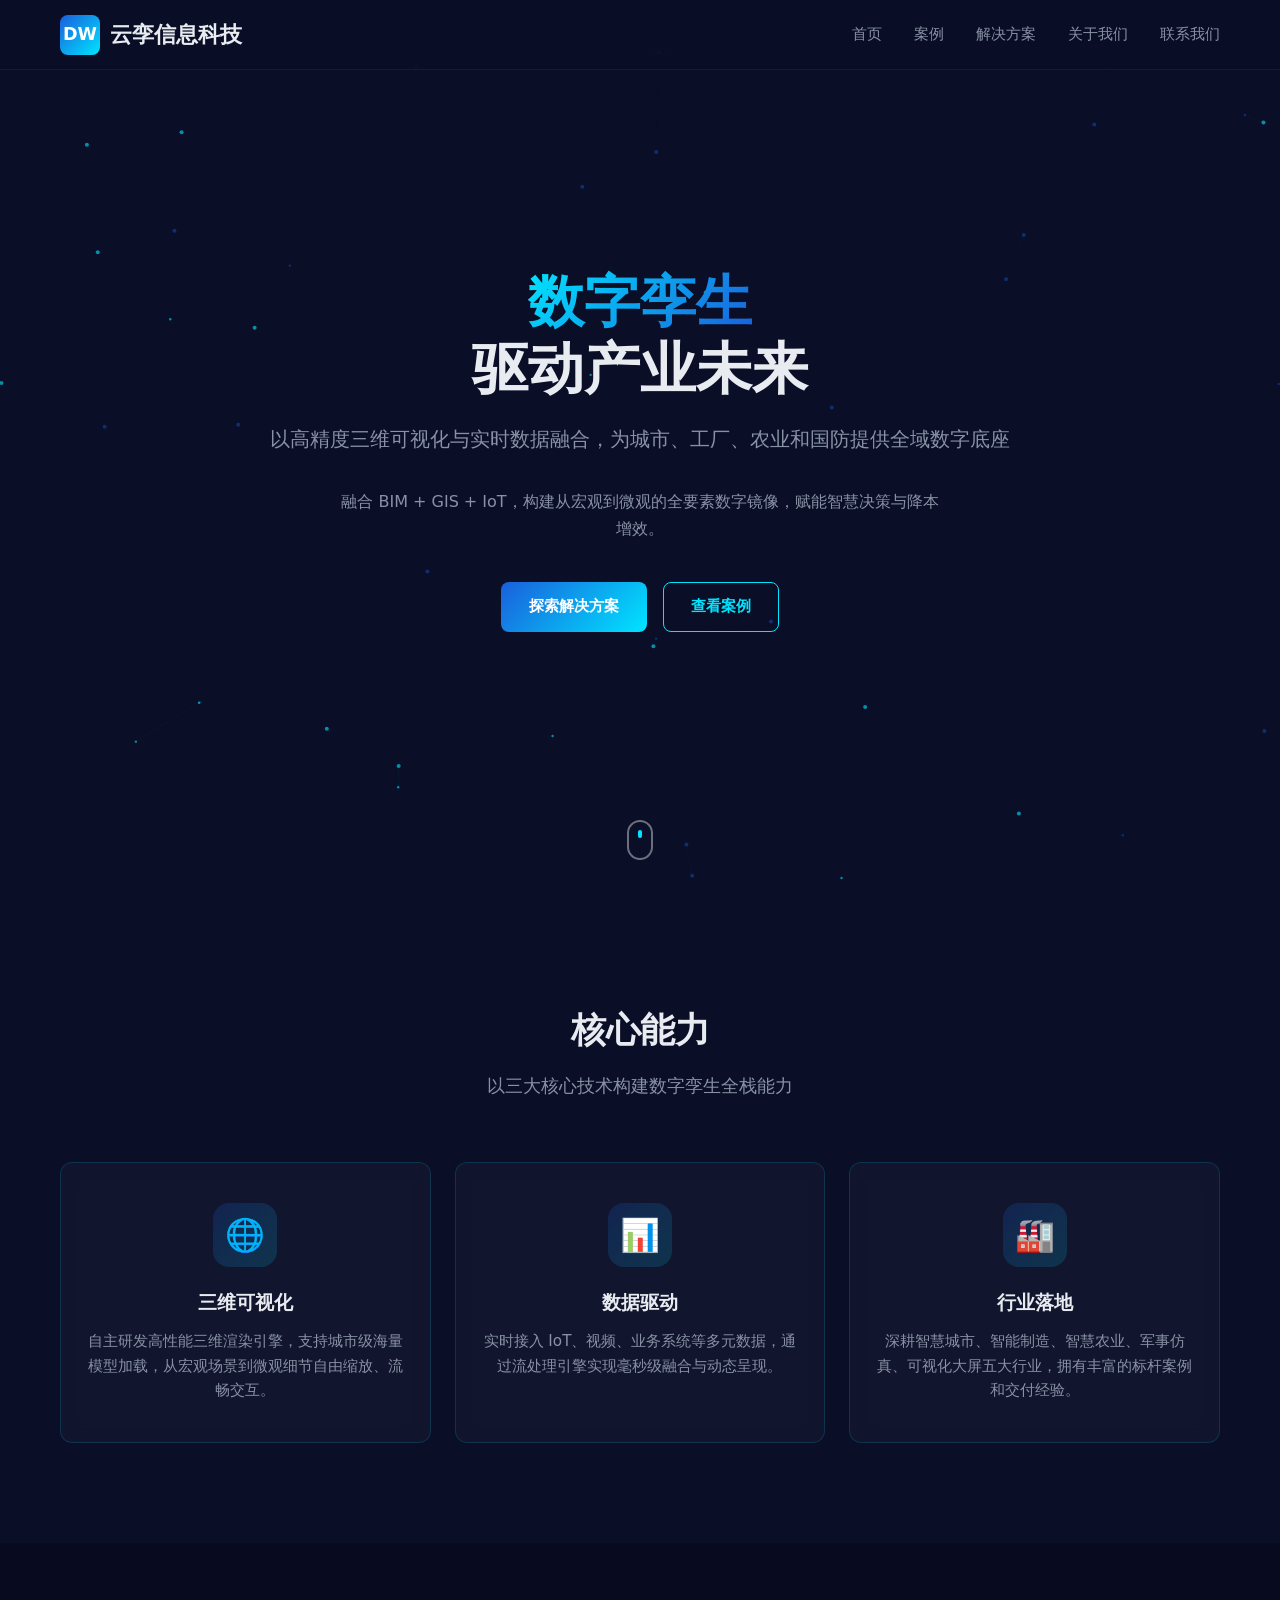
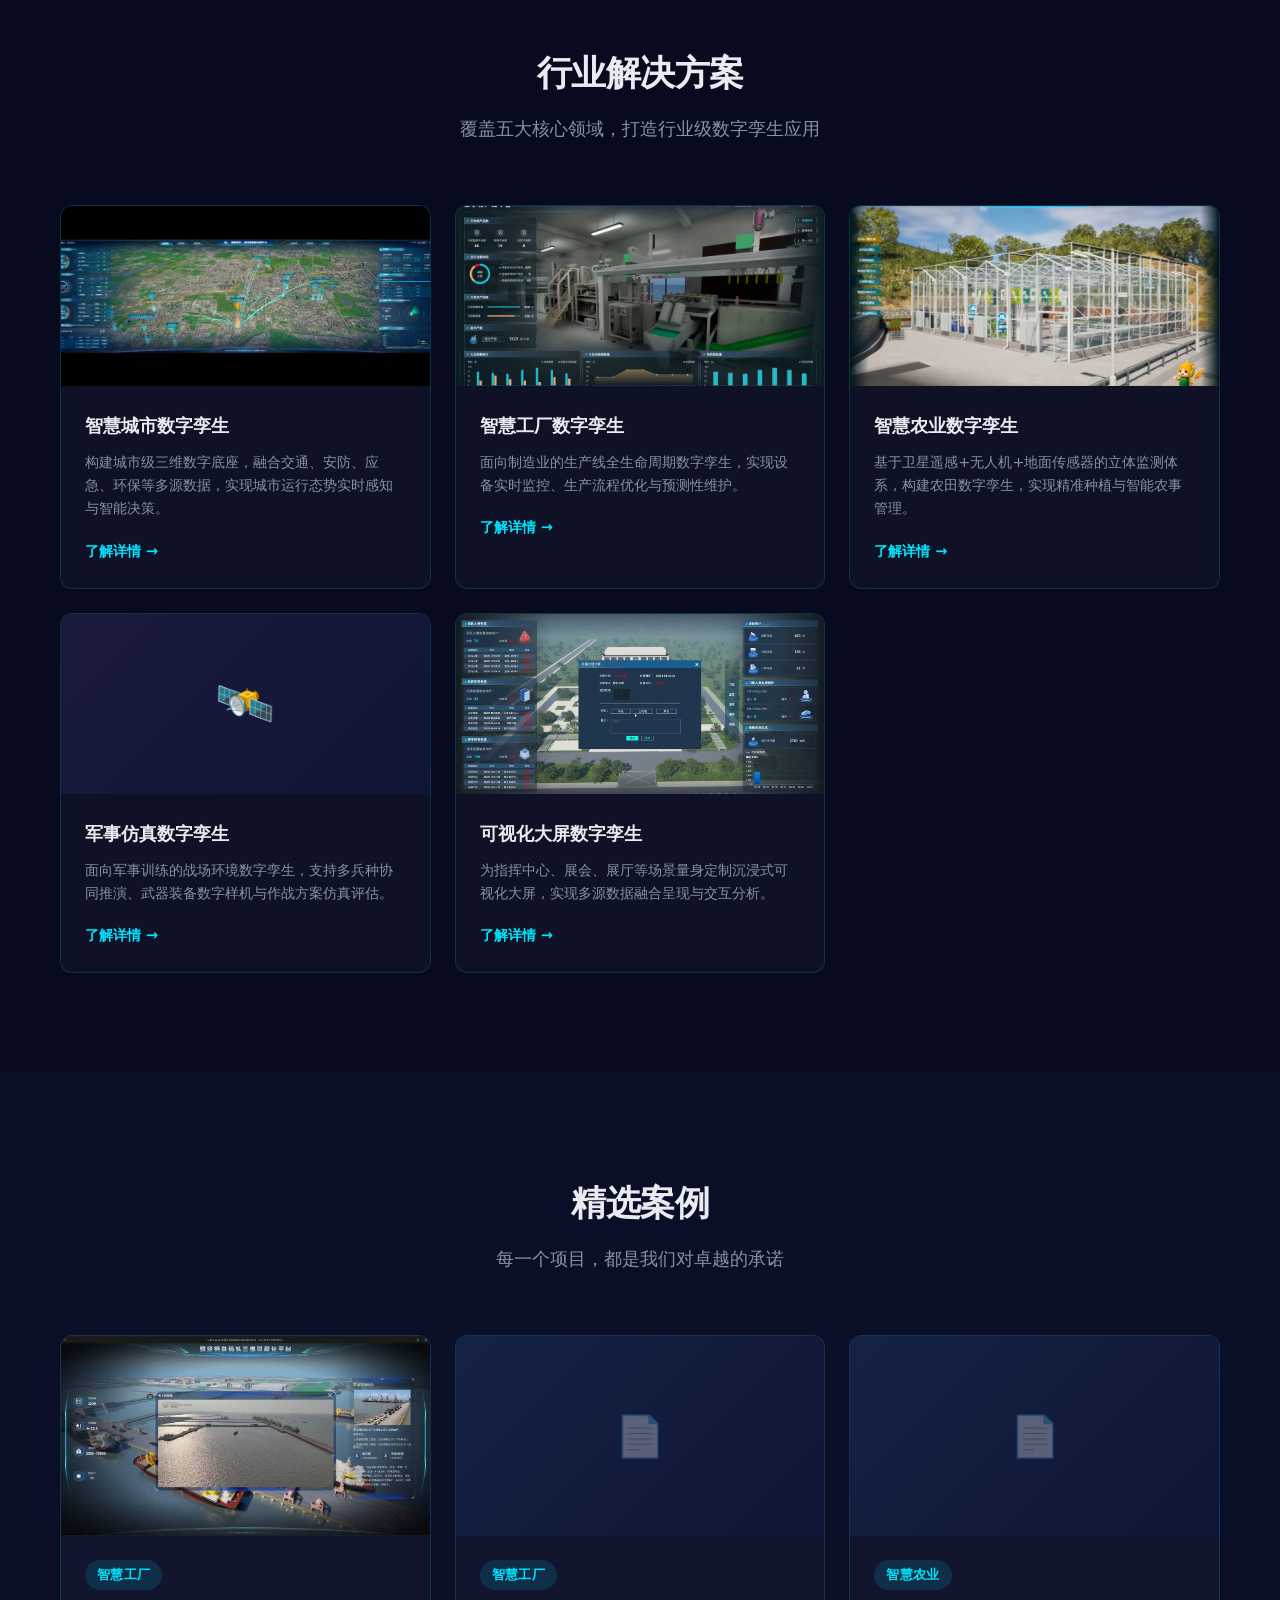
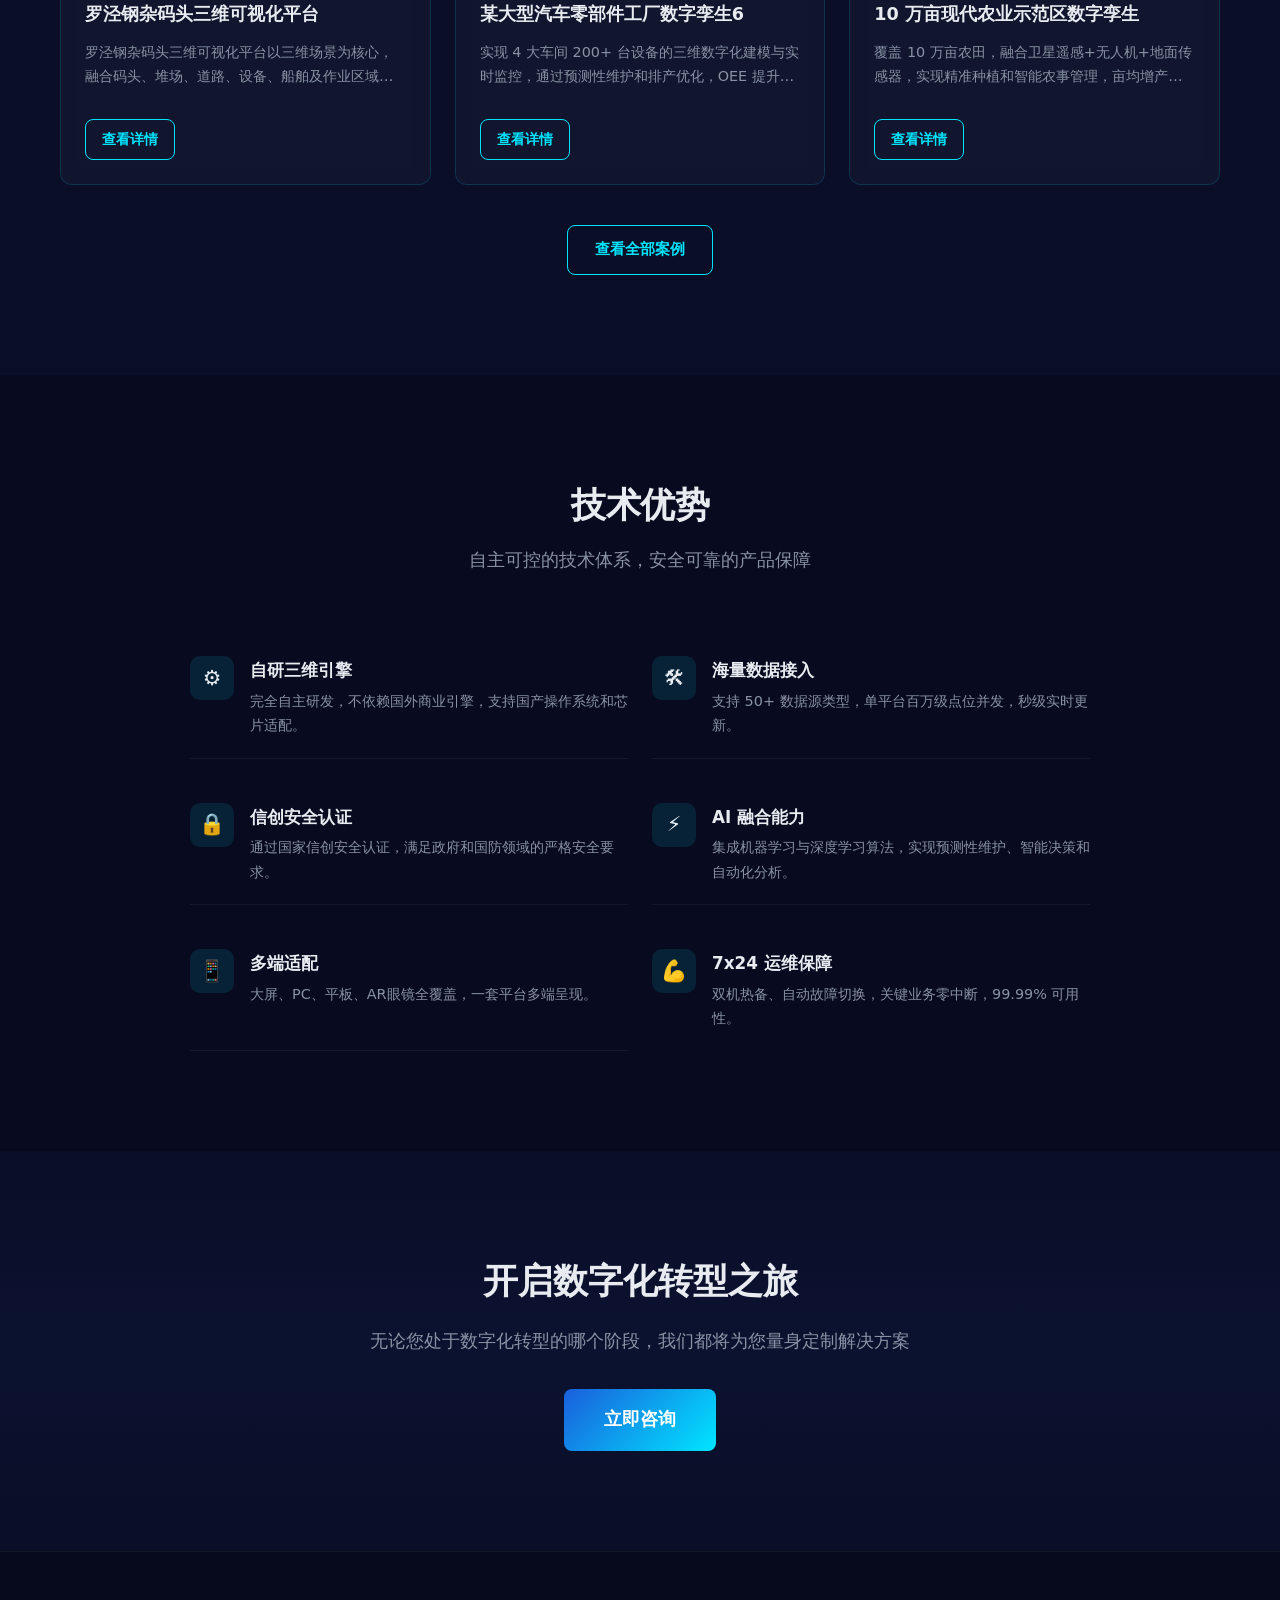
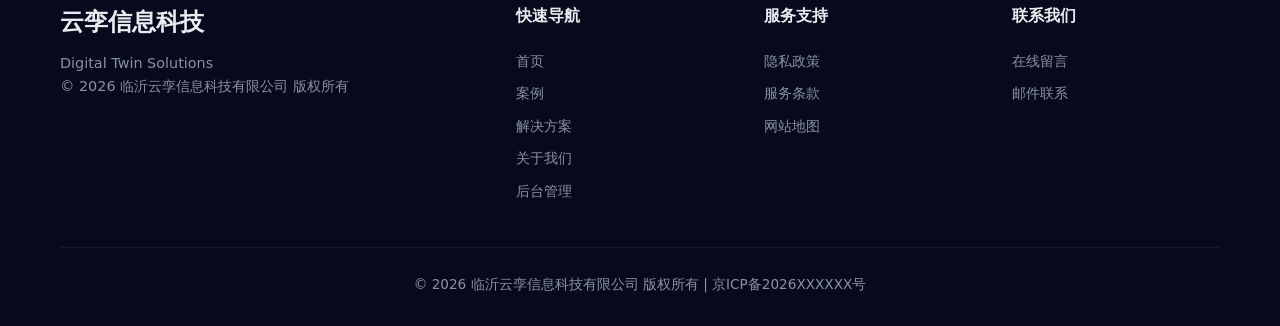
<file: digiwin-site/index.html>
﻿<!DOCTYPE html>
<html lang="zh-CN">
<head>
<meta charset="UTF-8">
<meta name="viewport" content="width=device-width, initial-scale=1.0">
<title>云孪信息科技 - 数字孪生驱动产业未来</title>
<link rel="stylesheet" href="assets/css/common.css">
<style>
.hero { position: relative; height: 100vh; min-height: 700px; display: flex; align-items: center; justify-content: center; text-align: center; overflow: hidden; }
#particles-canvas { position: absolute; top: 0; left: 0; width: 100%; height: 100%; z-index: 0; }
.hero-content { position: relative; z-index: 1; max-width: 800px; padding: 0 20px; }
.hero-content h1 { font-size: 3.5rem; font-weight: 700; margin-bottom: 20px; line-height: 1.2; }
.hero-content h1 span { background: linear-gradient(135deg, #00e5ff, #1a5fdc); -webkit-background-clip: text; -webkit-text-fill-color: transparent; background-clip: text; }
.hero-content .hero-subtitle { font-size: 1.25rem; color: var(--text-secondary); margin-bottom: 32px; line-height: 1.7; }
.hero-content .hero-desc { font-size: 1rem; color: var(--text-secondary); margin-bottom: 40px; max-width: 600px; margin-left: auto; margin-right: auto; }
.hero-actions { display: flex; gap: 16px; justify-content: center; flex-wrap: wrap; }
.scroll-indicator { position: absolute; bottom: 40px; left: 50%; transform: translateX(-50%); z-index: 1; cursor: pointer; animation: bounce 2s infinite; }
.scroll-indicator .mouse { width: 26px; height: 40px; border: 2px solid rgba(255,255,255,0.4); border-radius: 14px; position: relative; }
.scroll-indicator .mouse::after { content: ''; position: absolute; width: 4px; height: 8px; background: var(--accent); border-radius: 2px; left: 50%; top: 8px; transform: translateX(-50%); animation: scroll 1.5s infinite; }
@keyframes bounce { 0%, 100% { transform: translateX(-50%) translateY(0); } 50% { transform: translateX(-50%) translateY(8px); } }
@keyframes scroll { 0% { opacity: 1; top: 8px; } 100% { opacity: 0; top: 22px; } }
#capabilities { padding: 100px 20px; }
.cap-card { text-align: center; padding: 40px 24px; }
.cap-card .cap-icon { width: 64px; height: 64px; background: linear-gradient(135deg, rgba(26,95,220,0.2), rgba(0,229,255,0.15)); border-radius: 16px; margin: 0 auto 20px; display: flex; align-items: center; justify-content: center; font-size: 2rem; }
.cap-card h3 { font-size: 1.2rem; margin-bottom: 10px; }
.cap-card p { font-size: 0.95rem; color: var(--text-secondary); line-height: 1.6; }
#solutions { padding: 100px 20px; background: rgba(0,0,0,0.2); }
.sol-card { overflow: hidden; padding: 0; }
.sol-card .sol-cover { height: 180px; background: linear-gradient(135deg, #1a1a3e, #0f1535); display: flex; align-items: center; justify-content: center; font-size: 3rem; }
.sol-card .sol-body { padding: 24px; }
.sol-card .sol-body h3 { font-size: 1.15rem; margin-bottom: 10px; }
.sol-card .sol-body p { font-size: 0.9rem; color: var(--text-secondary); line-height: 1.6; margin-bottom: 16px; }
#featured-cases { padding: 100px 20px; }
.case-card-home { overflow: hidden; padding: 0; }
.case-card-home .case-cover { height: 200px; background: linear-gradient(135deg, #152244, #0f1535); display: flex; align-items: center; justify-content: center; font-size: 2.5rem; color: rgba(0,229,255,0.3); }
.case-card-home .case-body { padding: 24px; }
.case-card-home .case-body h3 { font-size: 1.1rem; margin: 10px 0; display: -webkit-box; -webkit-line-clamp: 2; -webkit-box-orient: vertical; overflow: hidden; }
.case-card-home .case-body p { font-size: 0.9rem; color: var(--text-secondary); margin-bottom: 14px; display: -webkit-box; -webkit-line-clamp: 2; -webkit-box-orient: vertical; overflow: hidden; }
#advantages { padding: 100px 20px; background: rgba(0,0,0,0.2); }
.adv-item { display: flex; gap: 16px; align-items: flex-start; padding: 20px 0; border-bottom: 1px solid rgba(255,255,255,0.05); }
.adv-item:last-child { border: none; }
.adv-item .adv-icon { width: 44px; height: 44px; background: rgba(0,229,255,0.1); border-radius: 10px; display: flex; align-items: center; justify-content: center; font-size: 1.3rem; flex-shrink: 0; }
.adv-item h4 { font-size: 1.05rem; margin-bottom: 4px; }
.adv-item p { font-size: 0.9rem; color: var(--text-secondary); }
#cta-section { padding: 100px 20px; text-align: center; background: linear-gradient(180deg, transparent, rgba(26,95,220,0.05), transparent); }
#cta-section h2 { font-size: 2.2rem; margin-bottom: 16px; }
#cta-section p { color: var(--text-secondary); margin-bottom: 32px; font-size: 1.1rem; }
@media (max-width: 768px) { .hero-content h1 { font-size: 2.2rem; } .hero-content .hero-subtitle { font-size: 1rem; } #cta-section h2 { font-size: 1.6rem; } }
</style>
</head>
<body>
<div id="preloader"><div class="preloader-spinner"></div></div>
<nav class="navbar">
  <div class="container">
    <a href="index.html" class="navbar-brand"><span class="logo-icon">DW</span><span>云孪信息科技</span></a>
    <div class="navbar-links" id="navbar-links"></div>
    <button class="hamburger" aria-label="菜单"><span></span><span></span><span></span></button>
  </div>
</nav>
<section class="hero" id="hero">
  <canvas id="particles-canvas"></canvas>
  <div class="hero-content">
    <h1><span>数字孪生</span><br>驱动产业未来</h1>
    <p class="hero-subtitle">以高精度三维可视化与实时数据融合，为城市、工厂、农业和国防提供全域数字底座</p>
    <p class="hero-desc" id="hero-desc">融合 BIM + GIS + IoT，构建从宏观到微观的全要素数字镜像，赋能智慧决策与降本增效。</p>
    <div class="hero-actions" id="hero-actions">
      <a href="solutions.html" class="btn-primary">探索解决方案</a>
      <a href="cases.html" class="btn-outline">查看案例</a>
    </div>
  </div>
  <div class="scroll-indicator"><div class="mouse"></div></div>
</section>
<section id="capabilities">
  <div class="container">
    <div class="section-header fade-in">
      <h2 class="section-title">核心能力</h2>
      <p class="section-subtitle">以三大核心技术构建数字孪生全栈能力</p>
    </div>
    <div class="grid-3">
      <div class="card-glass cap-card fade-in"><div class="cap-icon">🌐</div><h3>三维可视化</h3><p>自主研发高性能三维渲染引擎，支持城市级海量模型加载，从宏观场景到微观细节自由缩放、流畅交互。</p></div>
      <div class="card-glass cap-card fade-in"><div class="cap-icon">📊</div><h3>数据驱动</h3><p>实时接入 IoT、视频、业务系统等多元数据，通过流处理引擎实现毫秒级融合与动态呈现。</p></div>
      <div class="card-glass cap-card fade-in"><div class="cap-icon">🏭</div><h3>行业落地</h3><p>深耕智慧城市、智能制造、智慧农业、军事仿真、可视化大屏五大行业，拥有丰富的标杆案例和交付经验。</p></div>
    </div>
  </div>
</section>
<section id="solutions">
  <div class="container">
    <div class="section-header fade-in">
      <h2 class="section-title">行业解决方案</h2>
      <p class="section-subtitle">覆盖五大核心领域，打造行业级数字孪生应用</p>
    </div>
    <div class="grid-3" id="solutions-grid"></div>
  </div>
</section>
<section id="featured-cases">
  <div class="container">
    <div class="section-header fade-in">
      <h2 class="section-title">精选案例</h2>
      <p class="section-subtitle">每一个项目，都是我们对卓越的承诺</p>
    </div>
    <div class="grid-3" id="featured-cases-grid"></div>
    <div style="text-align:center;margin-top:40px;" class="fade-in"><a href="cases.html" class="btn-outline">查看全部案例</a></div>
  </div>
</section>
<section id="advantages">
  <div class="container">
    <div class="section-header fade-in">
      <h2 class="section-title">技术优势</h2>
      <p class="section-subtitle">自主可控的技术体系，安全可靠的产品保障</p>
    </div>
    <div class="grid-2" style="max-width:900px;margin:0 auto;">
      <div class="adv-item fade-in"><div class="adv-icon">⚙</div><div><h4>自研三维引擎</h4><p>完全自主研发，不依赖国外商业引擎，支持国产操作系统和芯片适配。</p></div></div>
      <div class="adv-item fade-in"><div class="adv-icon">🛠</div><div><h4>海量数据接入</h4><p>支持 50+ 数据源类型，单平台百万级点位并发，秒级实时更新。</p></div></div>
      <div class="adv-item fade-in"><div class="adv-icon">🔒</div><div><h4>信创安全认证</h4><p>通过国家信创安全认证，满足政府和国防领域的严格安全要求。</p></div></div>
      <div class="adv-item fade-in"><div class="adv-icon">⚡</div><div><h4>AI 融合能力</h4><p>集成机器学习与深度学习算法，实现预测性维护、智能决策和自动化分析。</p></div></div>
      <div class="adv-item fade-in"><div class="adv-icon">📱</div><div><h4>多端适配</h4><p>大屏、PC、平板、AR眼镜全覆盖，一套平台多端呈现。</p></div></div>
      <div class="adv-item fade-in"><div class="adv-icon">💪</div><div><h4>7x24 运维保障</h4><p>双机热备、自动故障切换，关键业务零中断，99.99% 可用性。</p></div></div>
    </div>
  </div>
</section>
<section id="cta-section">
  <div class="container fade-in">
    <h2>开启数字化转型之旅</h2>
    <p>无论您处于数字化转型的哪个阶段，我们都将为您量身定制解决方案</p>
    <a href="contact.html" class="btn-primary" style="font-size:1.1rem;padding:16px 40px;">立即咨询</a>
  </div>
</section>
<footer class="footer" id="dynamic-footer"></footer>
<script src="site-content/site-data.js"></script>
<script src="assets/js/data.js"></script>
<script src="assets/js/particles.js"></script>
<script src="assets/js/main.js"></script>
<script>
(function() {
  var nav = DataLayer.getData('navigation').filter(function(n) { return n.visible; });
  document.getElementById('navbar-links').innerHTML = nav.map(function(n) { return '<a href="' + n.href + '">' + n.label + '</a>'; }).join('');
  var solutions = DataLayer.getData('solutions').filter(function(s) { return s.status === 'published'; });
  solutions.sort(function(a, b) { return a.order - b.order; });
  var icons = { city: '🏙️', factory: '🏭', agriculture: '🌱', military: '🛰️', visual: '🖥️' };
  function coverStyle(url) {
    if (!url) return '';
    return ' style="background-image:url(\'' + String(url).replace(/'/g, '%27') + '\');background-size:cover;background-position:center;"';
  }
  document.getElementById('solutions-grid').innerHTML = solutions.map(function(s) { return '<a href="solutions.html#' + s.id + '" class="card-glass sol-card fade-in visible"><div class="sol-cover"' + coverStyle(s.coverImage) + '>' + (s.coverImage ? '' : (icons[s.icon] || '●')) + '</div><div class="sol-body"><h3>' + s.title + '</h3><p>' + s.summary + '</p><span style="color:var(--accent);font-size:0.9rem;font-weight:600;">了解详情 &rarr;</span></div></a>'; }).join('');
  var cases = DataLayer.getData('cases').filter(function(c) { return c.status === 'published'; });
  cases.sort(function(a, b) { return a.order - b.order; });
  document.getElementById('featured-cases-grid').innerHTML = cases.slice(0, 3).map(function(c) { return '<div class="card-glass case-card-home fade-in visible"><div class="case-cover"' + coverStyle(c.coverImage) + '>' + (c.coverImage ? '' : '📄') + '</div><div class="case-body"><span class="tag tag-cyan">' + c.category + '</span><h3>' + c.title + '</h3><p>' + c.summary + '</p><a href="case-detail.html?id=' + encodeURIComponent(c.id) + '" class="btn-outline" style="margin-top:16px;padding:8px 16px;font-size:0.85rem;">查看详情</a></div></div>'; }).join('');
})();
</script>
</body>
</html>
</file>
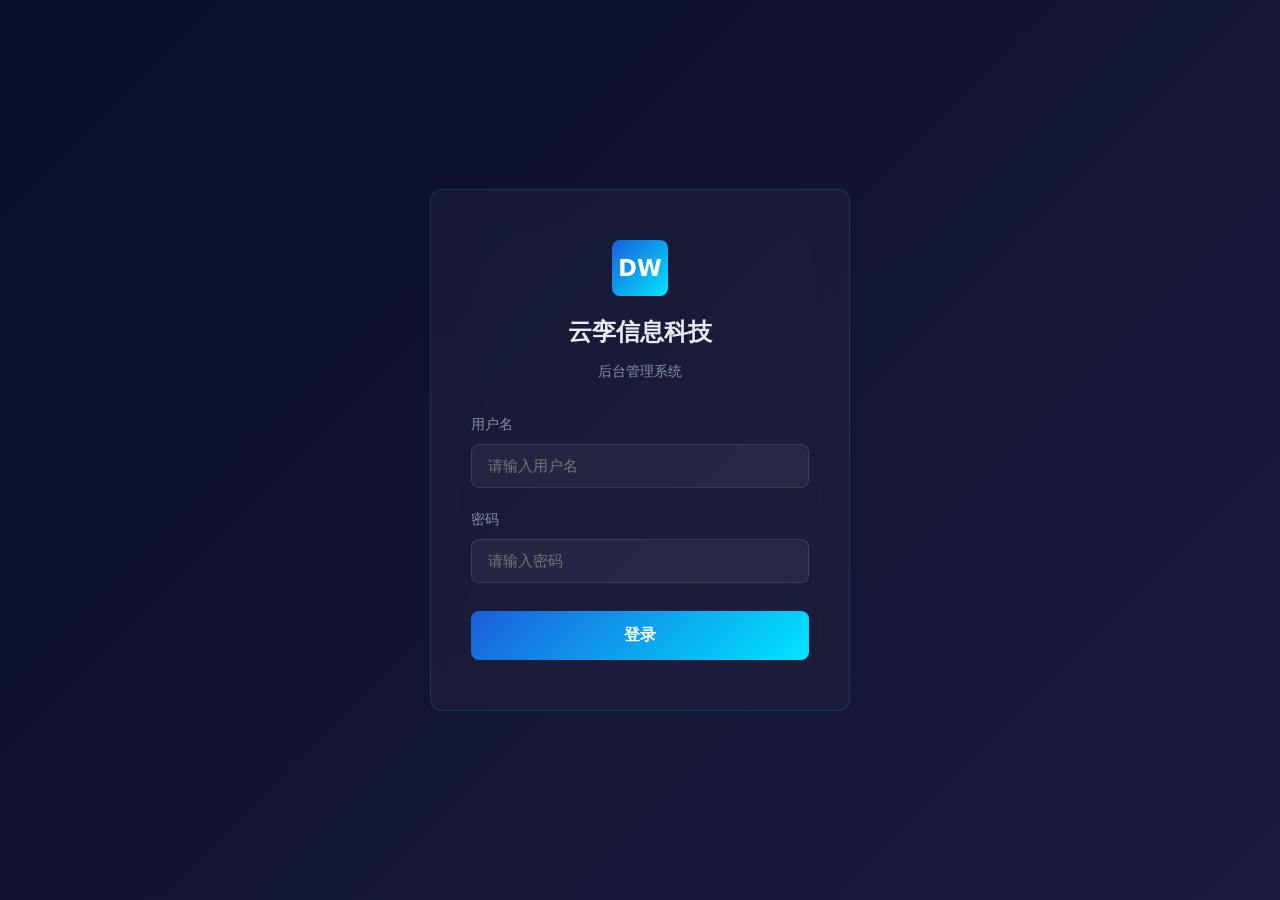
<file: digiwin-site/admin/index.html>
﻿<!DOCTYPE html>
<html lang="zh-CN">
<head>
<meta charset="UTF-8">
<meta name="viewport" content="width=device-width, initial-scale=1.0">
<title>后台管理 - 云孪信息科技</title>
<link rel="stylesheet" href="../assets/css/common.css">
<link rel="stylesheet" href="../assets/css/admin.css">
</head>
<body>
<div class="admin-layout">
  <aside class="admin-sidebar">
    <div class="admin-sidebar-header"><div class="logo-icon">DW</div><div><h3>云孪信息科技</h3><span class="subtitle">后台管理系统</span></div></div>
    <nav class="admin-nav">
      <div class="nav-section"><div class="nav-section-title">概览</div><button class="nav-item active" data-panel="dashboard"><span class="nav-icon">■</span> 仪表盘</button></div>
      <div class="nav-section">
        <div class="nav-section-title">内容管理</div>
        <button class="nav-item" data-panel="hero"><span class="nav-icon">■</span> 首页轮播</button>
        <button class="nav-item" data-panel="solutions"><span class="nav-icon">■</span> 解决方案</button>
        <button class="nav-item" data-panel="cases"><span class="nav-icon">■</span> 案例管理</button>
        <button class="nav-item" data-panel="about"><span class="nav-icon">■</span> 关于我们</button>
        <button class="nav-item" data-panel="news"><span class="nav-icon">■</span> 新闻管理</button>
        <button class="nav-item" data-panel="contact"><span class="nav-icon">■</span> 联系方式</button>
      </div>
      <div class="nav-section"><div class="nav-section-title">系统设置</div><button class="nav-item" data-panel="navigation"><span class="nav-icon">■</span> 导航设置</button><button class="nav-item" data-panel="users"><span class="nav-icon">■</span> 用户管理</button></div>
    </nav>
    <div class="admin-sidebar-footer"><div class="user-info"><div class="user-avatar" id="sidebar-avatar">A</div><div><div class="user-name" id="sidebar-username">admin</div><div class="user-role" id="sidebar-role">管理员</div></div></div><button class="btn-logout" id="btn-logout">退出登录</button></div>
  </aside>
  <main class="admin-main" id="admin-panels">
    <div class="admin-panel active" id="panel-dashboard">
      <h2>仪表盘</h2>
      <div class="card-glass" style="padding:24px;margin-bottom:24px;">
        <h3 style="margin-bottom:12px;">数据发布</h3>
        <p style="color:var(--text-secondary);line-height:1.8;margin-bottom:16px;">后台编辑的数据会先保存在当前浏览器。发布到线上前，请导出数据文件并覆盖项目里的 site-content/site-data.js，然后推送到 GitHub。</p>
        <div style="display:flex;gap:12px;flex-wrap:wrap;">
          <button class="btn-primary" id="btn-export-data">导出数据文件</button>
          <button class="btn-outline" id="btn-import-data">导入数据文件</button>
          <button class="btn-outline" id="btn-reset-local-data">清空本地草稿</button>
          <input type="file" id="import-data-file" accept=".js,.json" style="display:none;">
        </div>
      </div>
      <div class="stats-grid"><div class="stat-card"><div class="stat-value" id="stat-cases">0</div><div class="stat-label">已发布案例</div></div><div class="stat-card"><div class="stat-value" id="stat-solutions">0</div><div class="stat-label">已发布方案</div></div><div class="stat-card"><div class="stat-value" id="stat-news">0</div><div class="stat-label">已发布新闻</div></div></div>
      <div class="card-glass" style="padding:30px;"><h3 style="margin-bottom:12px;">快速入门</h3><p style="color:var(--text-secondary);line-height:1.8;">欢迎使用云孪信息科技后台管理系统。通过左侧菜单可以管理网站各项内容。<br>1. <strong>首页轮播</strong> - 编辑 Hero 区域的轮播内容和图片<br>2. <strong>解决方案</strong> - 管理五大行业解决方案的展示内容<br>3. <strong>案例管理</strong> - 新增、编辑、发布项目案例<br>4. <strong>关于我们</strong> - 维护公司介绍、发展历程、团队等信息<br>5. <strong>新闻管理</strong> - 发布公司新闻动态<br>6. <strong>联系方式</strong> - 更新公司联系方式<br>7. <strong>导航设置</strong> - 管理网站导航菜单<br>8. <strong>用户管理</strong> - 管理系统用户（仅管理员可见）</p></div>
    </div>
    <div class="admin-panel" id="panel-hero"><h2>首页轮播管理</h2><div class="panel-toolbar"><span style="color:var(--text-secondary);font-size:0.9rem;">管理首页 Hero 区域的轮播内容</span><button class="btn-primary" data-add="heroSlides">+ 新增轮播</button></div><div id="hero-table"></div></div>
    <div class="admin-panel" id="panel-solutions"><h2>解决方案管理</h2><div class="panel-toolbar"><span style="color:var(--text-secondary);font-size:0.9rem;">管理五大行业解决方案展示内容</span><button class="btn-primary" data-add="solutions">+ 新增方案</button></div><div id="solutions-table"></div></div>
    <div class="admin-panel" id="panel-cases"><h2>案例管理</h2><div class="panel-toolbar"><span style="color:var(--text-secondary);font-size:0.9rem;">管理项目案例的展示内容</span><button class="btn-primary" data-add="cases">+ 新增案例</button></div><div id="cases-table"></div></div>
    <div class="admin-panel" id="panel-about"><h2>关于我们</h2><p style="color:var(--text-secondary);font-size:0.9rem;margin-bottom:20px;">编辑公司介绍内容。发展历程、团队和资质请在下方编辑。</p><div id="about-editor"></div></div>
    <div class="admin-panel" id="panel-news"><h2>新闻管理</h2><div class="panel-toolbar"><span style="color:var(--text-secondary);font-size:0.9rem;">管理公司新闻动态</span><button class="btn-primary" data-add="news">+ 新增新闻</button></div><div id="news-table"></div></div>
    <div class="admin-panel" id="panel-contact"><h2>联系方式</h2><p style="color:var(--text-secondary);font-size:0.9rem;margin-bottom:20px;">编辑公司联系方式，前台联系页面将同步更新。</p><div id="contact-editor" style="max-width:500px;"></div></div>
    <div class="admin-panel" id="panel-navigation"><h2>导航设置</h2><div class="panel-toolbar"><span style="color:var(--text-secondary);font-size:0.9rem;">管理网站顶部导航菜单</span><button class="btn-primary" data-add="navigation">+ 新增菜单</button></div><div id="nav-table"></div></div>
    <div class="admin-panel" id="panel-users"><h2>用户管理</h2><div class="panel-toolbar"><span style="color:var(--text-secondary);font-size:0.9rem;">管理系统登录用户（仅管理员可访问）</span><button class="btn-primary" data-add="users">+ 新增用户</button></div><div id="users-table"></div></div>
  </main>
</div>
<div class="modal-overlay" id="modal-overlay"><div class="modal" id="modal-content"></div></div>
<script src="../site-content/site-data.js"></script><script src="../assets/js/data.js"></script><script src="admin.js"></script>
</body>
</html>
</file>
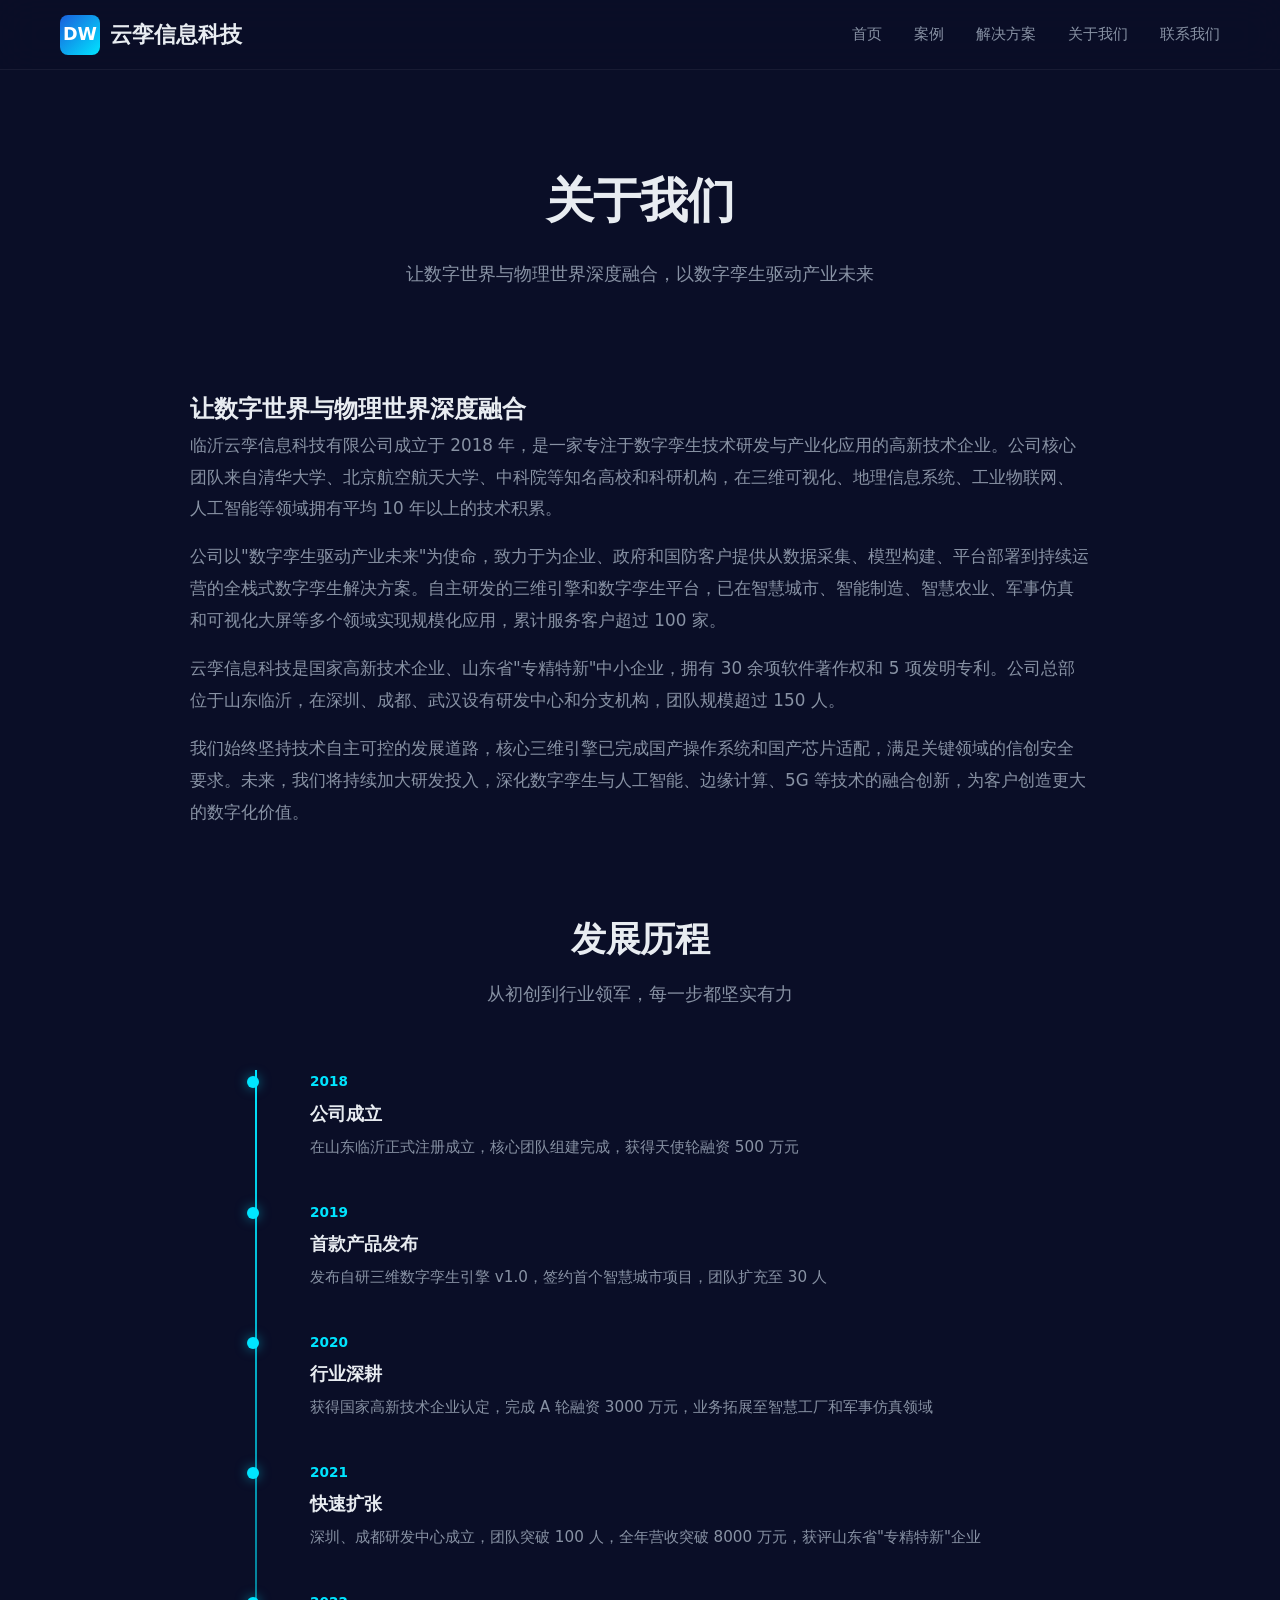
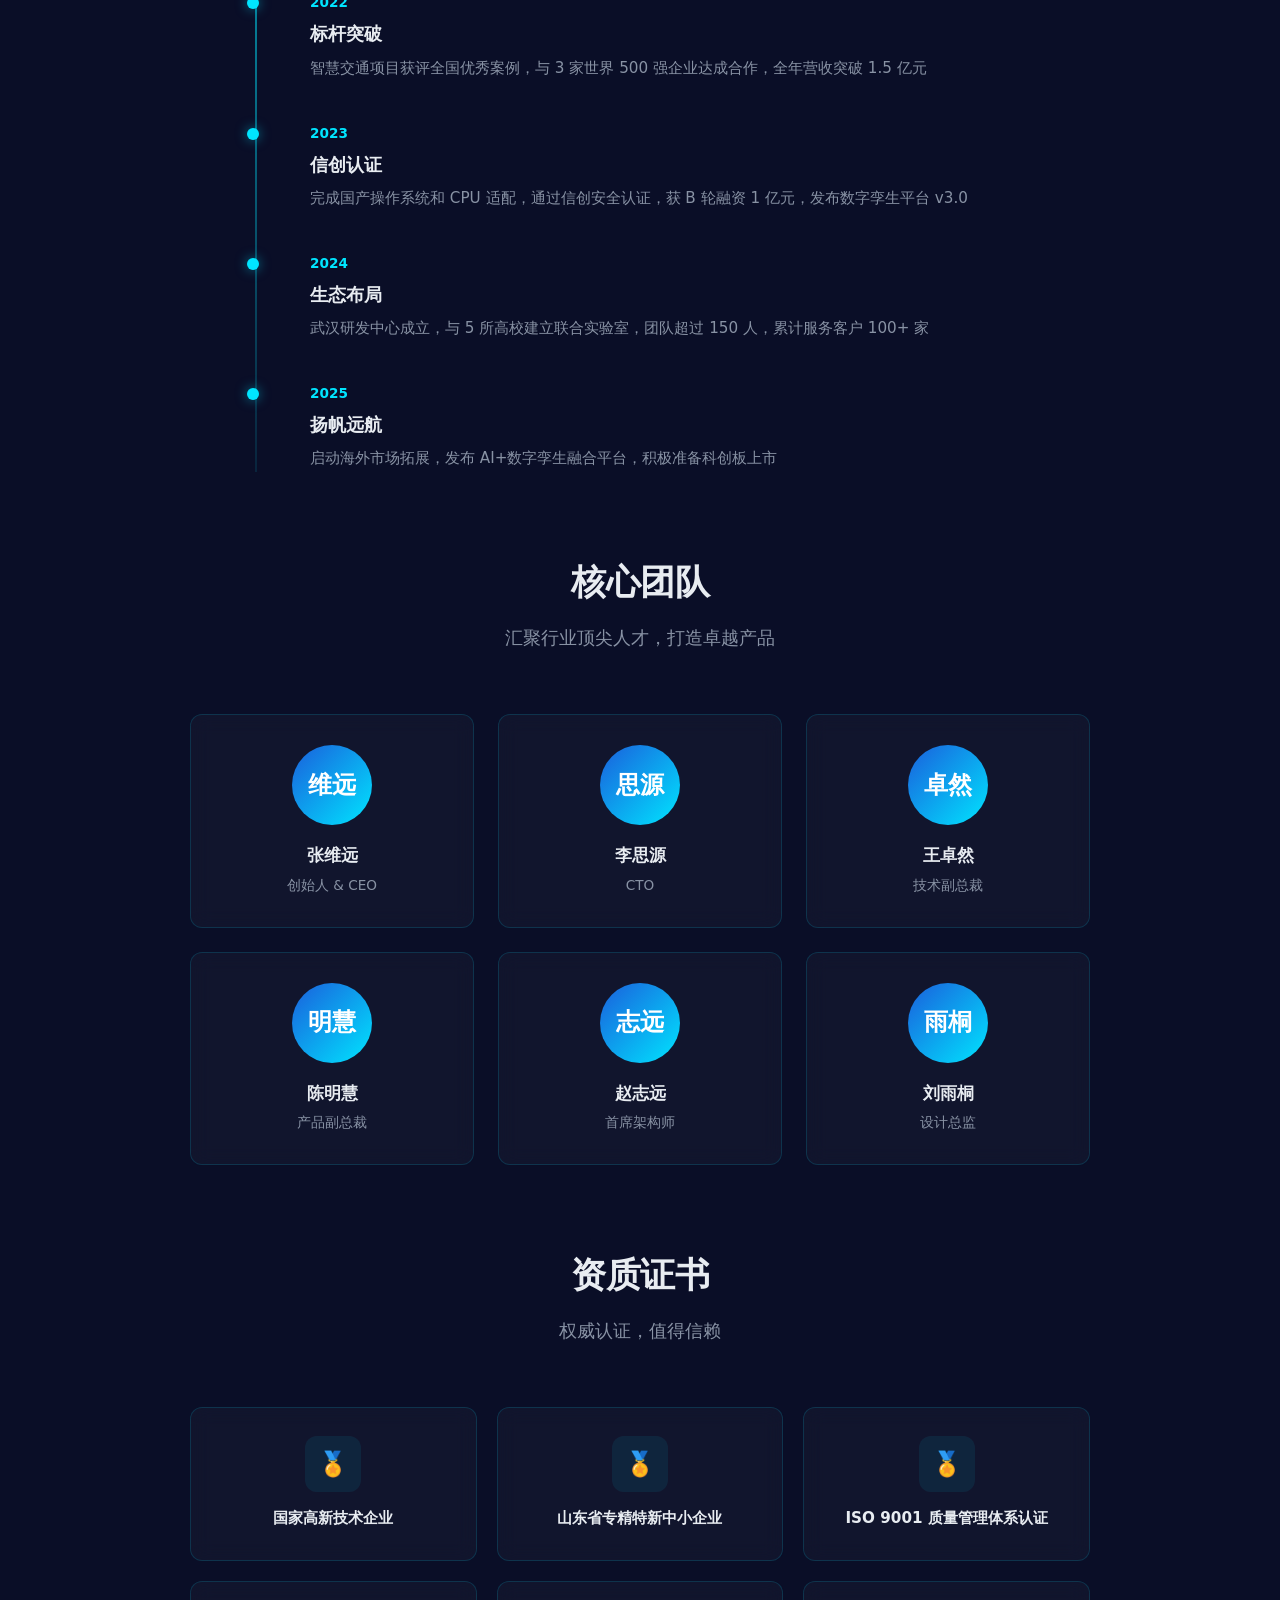
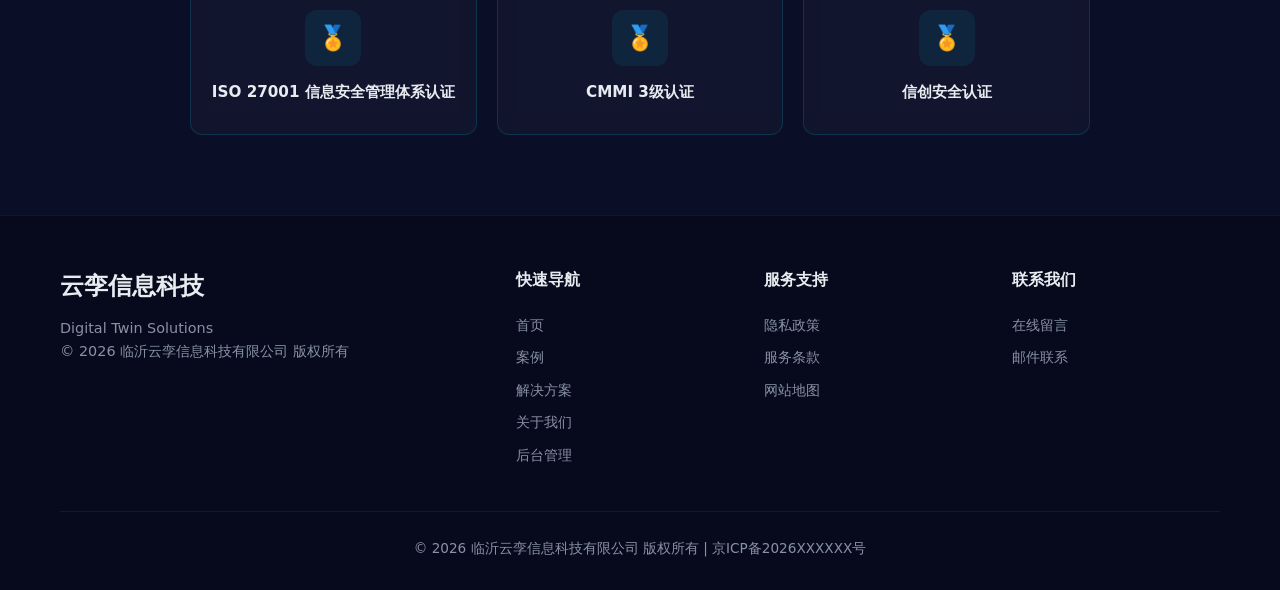
<file: digiwin-site/about.html>
﻿<!DOCTYPE html>
<html lang="zh-CN">
<head>
<meta charset="UTF-8">
<meta name="viewport" content="width=device-width, initial-scale=1.0">
<title>关于我们 - 云孪信息科技</title>
<link rel="stylesheet" href="assets/css/common.css">
<style>
.about-intro { max-width: 900px; margin: 0 auto 80px; }
.about-intro p { color: var(--text-secondary); line-height: 1.9; margin-bottom: 16px; font-size: 1.05rem; }
.timeline { position: relative; max-width: 800px; margin: 0 auto 80px; padding-left: 40px; }
.timeline::before { content: ''; position: absolute; left: 15px; top: 0; bottom: 0; width: 2px; background: linear-gradient(180deg, var(--accent), rgba(0,229,255,0.1)); }
.timeline-item { position: relative; margin-bottom: 40px; padding-left: 30px; }
.timeline-item::before { content: ''; position: absolute; left: -33px; top: 6px; width: 12px; height: 12px; background: var(--accent); border-radius: 50%; box-shadow: 0 0 12px rgba(0,229,255,0.5); }
.timeline-item .year { font-size: 0.85rem; color: var(--accent); font-weight: 700; margin-bottom: 4px; }
.timeline-item h3 { font-size: 1.15rem; margin-bottom: 6px; }
.timeline-item p { font-size: 0.95rem; color: var(--text-secondary); }
.team-grid { display: grid; grid-template-columns: repeat(3, 1fr); gap: 24px; max-width: 900px; margin: 0 auto 80px; }
.team-card { text-align: center; padding: 30px 20px; }
.team-card .avatar { width: 80px; height: 80px; border-radius: 50%; background: linear-gradient(135deg, #1a5fdc, #00e5ff); margin: 0 auto 16px; display: flex; align-items: center; justify-content: center; font-size: 1.5rem; font-weight: 700; color: #fff; }
.team-card h4 { font-size: 1.05rem; margin-bottom: 4px; }
.team-card .role { font-size: 0.85rem; color: var(--text-secondary); }
.cert-grid { display: grid; grid-template-columns: repeat(3, 1fr); gap: 20px; max-width: 900px; margin: 0 auto 80px; }
.cert-card { text-align: center; padding: 28px 16px; }
.cert-card .cert-icon { width: 56px; height: 56px; background: rgba(0,229,255,0.08); border-radius: 12px; margin: 0 auto 14px; display: flex; align-items: center; justify-content: center; font-size: 1.5rem; }
.cert-card h4 { font-size: 0.95rem; }
@media (max-width: 768px) { .team-grid { grid-template-columns: repeat(2, 1fr); } .cert-grid { grid-template-columns: repeat(2, 1fr); } }
@media (max-width: 480px) { .team-grid { grid-template-columns: 1fr; } .cert-grid { grid-template-columns: 1fr; } }
</style>
</head>
<body>
<div id="preloader"><div class="preloader-spinner"></div></div>
<nav class="navbar"><div class="container"><a href="index.html" class="navbar-brand"><span class="logo-icon">DW</span><span>云孪信息科技</span></a><div class="navbar-links" id="navbar-links"></div><button class="hamburger" aria-label="菜单"><span></span><span></span><span></span></button></div></nav>
<section class="page-hero"><h1>关于我们</h1><p>让数字世界与物理世界深度融合，以数字孪生驱动产业未来</p></section>
<div class="container"><div class="about-intro fade-in" id="about-intro"></div><div class="section-header fade-in"><h2 class="section-title">发展历程</h2><p class="section-subtitle">从初创到行业领军，每一步都坚实有力</p></div><div class="timeline" id="timeline"></div><div class="section-header fade-in"><h2 class="section-title">核心团队</h2><p class="section-subtitle">汇聚行业顶尖人才，打造卓越产品</p></div><div class="team-grid" id="team-grid"></div><div class="section-header fade-in"><h2 class="section-title">资质证书</h2><p class="section-subtitle">权威认证，值得信赖</p></div><div class="cert-grid" id="cert-grid"></div></div>
<footer class="footer" id="dynamic-footer"></footer>
<script src="site-content/site-data.js"></script><script src="assets/js/data.js"></script><script src="assets/js/main.js"></script>
<script>(function(){var nav=DataLayer.getData('navigation').filter(function(n){return n.visible;});document.getElementById('navbar-links').innerHTML=nav.map(function(n){return '<a href="'+n.href+'">'+n.label+'</a>';}).join('');var about=DataLayer.getData('about');document.getElementById('about-intro').innerHTML=about.companyIntro;document.getElementById('timeline').innerHTML=about.milestones.map(function(m){return '<div class="timeline-item"><div class="year">'+m.year+'</div><h3>'+m.title+'</h3><p>'+m.desc+'</p></div>';}).join('');document.getElementById('team-grid').innerHTML=about.team.map(function(t){var initials=t.name.replace(/[^\u4e00-\u9fa5]/g,'').slice(-2);return '<div class="card-glass team-card"><div class="avatar">'+initials+'</div><h4>'+t.name+'</h4><p class="role">'+t.role+'</p></div>';}).join('');document.getElementById('cert-grid').innerHTML=about.certifications.map(function(c){return '<div class="card-glass cert-card"><div class="cert-icon">🏅</div><h4>'+c.name+'</h4></div>';}).join('');})();</script>
</body>
</html>
</file>
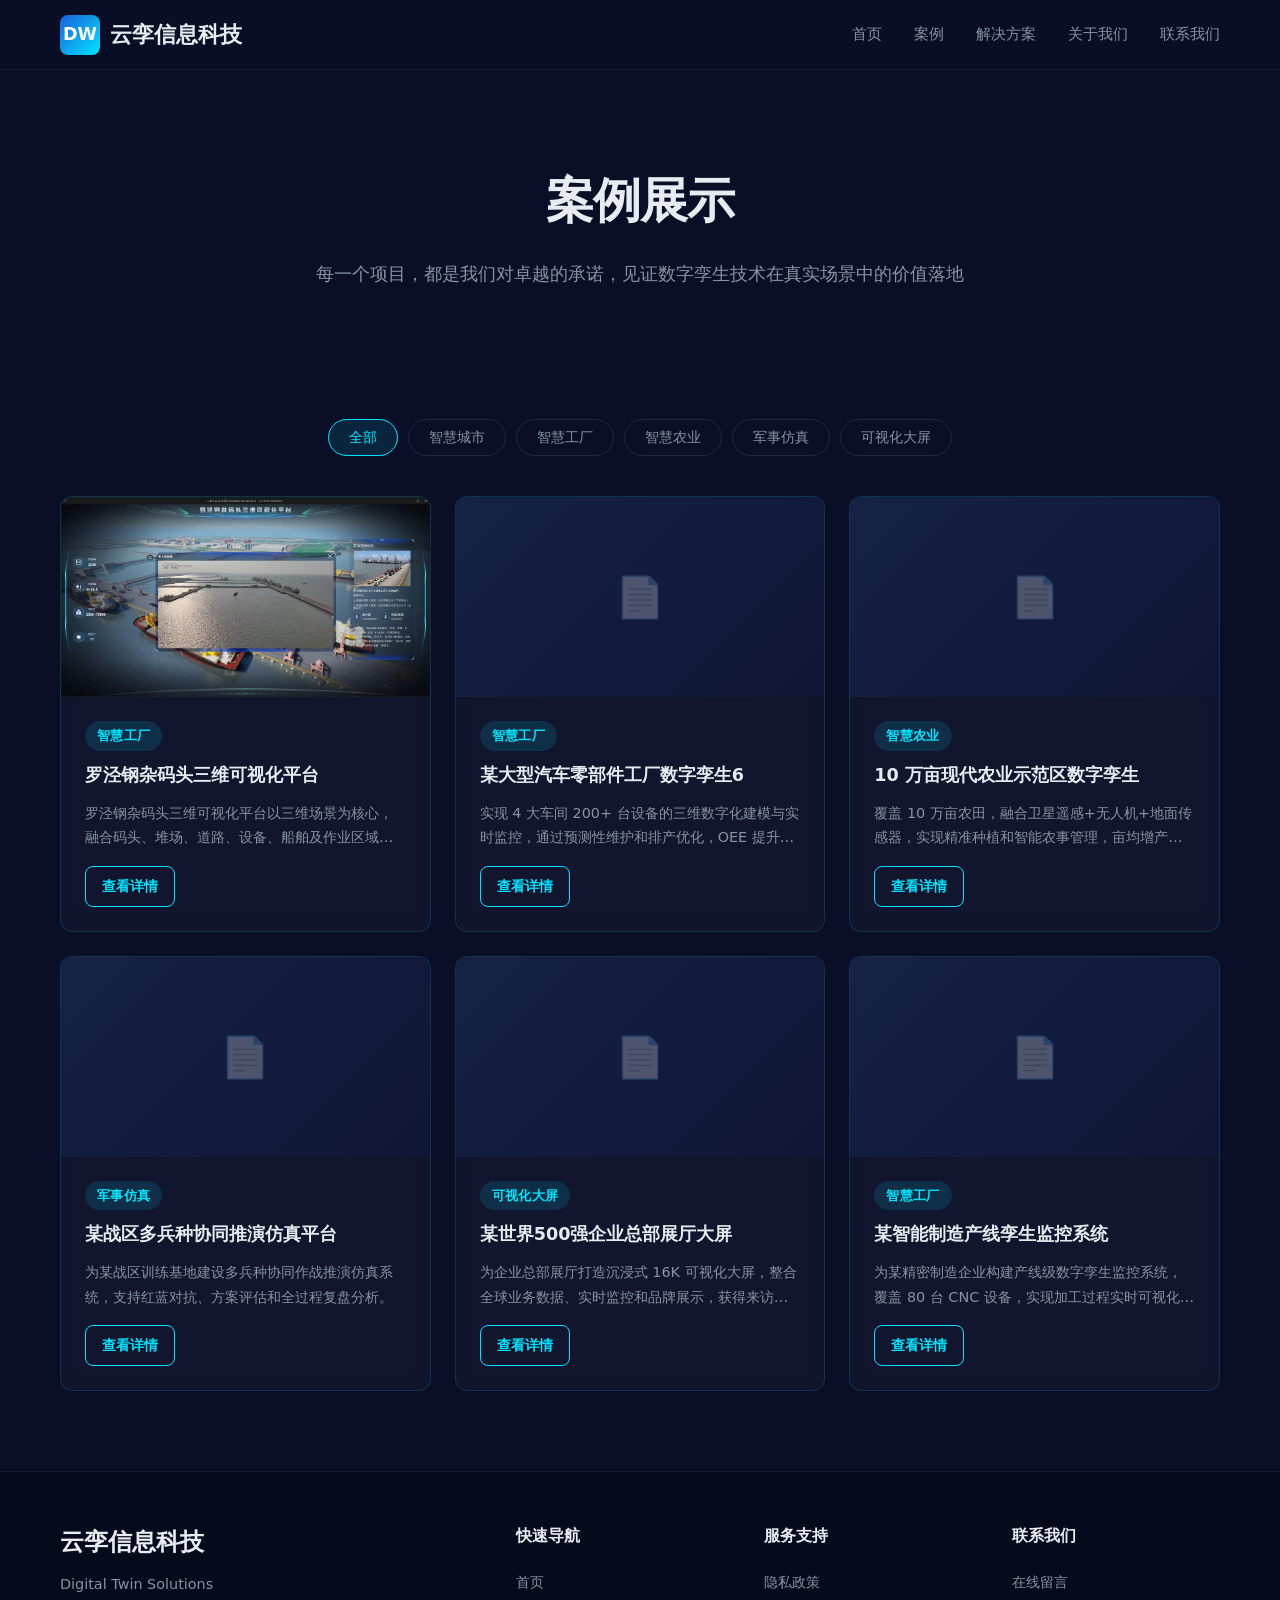
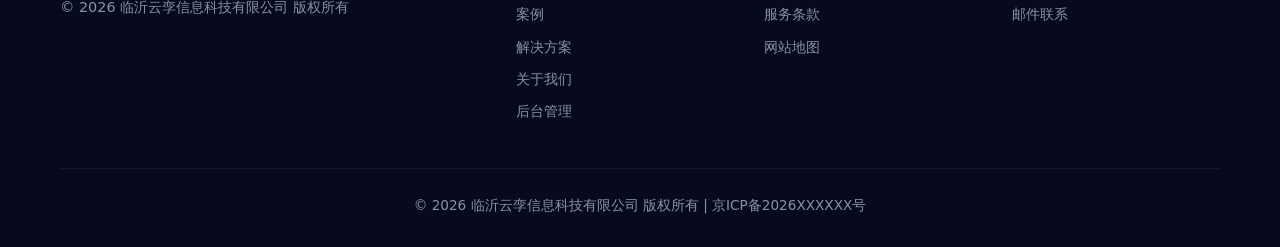
<file: digiwin-site/cases.html>
<!DOCTYPE html>
<html lang="zh-CN">
<head>
<meta charset="UTF-8">
<meta name="viewport" content="width=device-width, initial-scale=1.0">
<title>案例 - 云孪信息科技</title>
<link rel="stylesheet" href="assets/css/common.css">
<style>
.filter-bar {
  display: flex;
  gap: 10px;
  justify-content: center;
  flex-wrap: wrap;
  margin: 30px 0 40px;
}
.filter-btn {
  padding: 8px 20px;
  border-radius: 100px;
  border: 1px solid rgba(255,255,255,0.1);
  background: transparent;
  color: var(--text-secondary);
  cursor: pointer;
  font-size: 0.9rem;
  font-weight: 500;
  transition: all var(--transition-fast);
}
.filter-btn:hover,
.filter-btn.active {
  background: rgba(0,229,255,0.1);
  color: var(--accent);
  border-color: var(--accent);
}
.case-card {
  overflow: hidden;
  padding: 0;
  display: block;
}
.case-card .case-cover {
  height: 200px;
  background: linear-gradient(135deg, #152244, #0f1535);
  display: flex;
  align-items: center;
  justify-content: center;
  font-size: 2.5rem;
  color: rgba(0,229,255,0.25);
}
.case-card .case-body {
  padding: 24px;
}
.case-card .case-body h3 {
  font-size: 1.1rem;
  margin: 10px 0;
  display: -webkit-box;
  -webkit-line-clamp: 2;
  -webkit-box-orient: vertical;
  overflow: hidden;
}
.case-card .case-body p {
  font-size: 0.9rem;
  color: var(--text-secondary);
  display: -webkit-box;
  -webkit-line-clamp: 2;
  -webkit-box-orient: vertical;
  overflow: hidden;
}
</style>
</head>
<body>
<div id="preloader"><div class="preloader-spinner"></div></div>

<nav class="navbar">
  <div class="container">
    <a href="index.html" class="navbar-brand">
      <span class="logo-icon">DW</span>
      <span>云孪信息科技</span>
    </a>
    <div class="navbar-links" id="navbar-links"></div>
    <button class="hamburger" aria-label="菜单">
      <span></span><span></span><span></span>
    </button>
  </div>
</nav>

<section class="page-hero">
  <h1>案例展示</h1>
  <p>每一个项目，都是我们对卓越的承诺，见证数字孪生技术在真实场景中的价值落地</p>
</section>

<div class="container">
  <div class="filter-bar" id="filter-bar">
    <button class="filter-btn active" data-category="all">全部</button>
    <button class="filter-btn" data-category="智慧城市">智慧城市</button>
    <button class="filter-btn" data-category="智慧工厂">智慧工厂</button>
    <button class="filter-btn" data-category="智慧农业">智慧农业</button>
    <button class="filter-btn" data-category="军事仿真">军事仿真</button>
    <button class="filter-btn" data-category="可视化大屏">可视化大屏</button>
  </div>

  <div class="grid-3" id="cases-grid" style="padding-bottom:80px;"></div>
</div>

<footer class="footer" id="dynamic-footer"></footer>

<script src="site-content/site-data.js"></script>
<script src="assets/js/data.js"></script>
<script src="assets/js/main.js"></script>
<script>
(function() {
  var nav = DataLayer.getData('navigation').filter(function(n) { return n.visible; });
  document.getElementById('navbar-links').innerHTML = nav.map(function(n) {
    return '<a href="' + n.href + '">' + n.label + '</a>';
  }).join('');

  var cases = DataLayer.getData('cases').filter(function(c) { return c.status === 'published'; });
  cases.sort(function(a, b) { return a.order - b.order; });

  function coverStyle(url) {
    if (!url) return '';
    return ' style="background-image:url(\'' + String(url).replace(/'/g, '%27') + '\');background-size:cover;background-position:center;"';
  }

  function renderCases(filter) {
    var filtered = filter === 'all' ? cases : cases.filter(function(c) { return c.category === filter; });
    document.getElementById('cases-grid').innerHTML = filtered.map(function(c) {
      return '<div class="card-glass case-card fade-in visible" data-category="' + c.category + '">' +
        '<div class="case-cover"' + coverStyle(c.coverImage) + '>' + (c.coverImage ? '' : '&#128196;') + '</div>' +
        '<div class="case-body"><span class="tag tag-cyan">' + c.category + '</span>' +
        '<h3>' + c.title + '</h3><p>' + c.summary + '</p>' +
        '<a href="case-detail.html?id=' + encodeURIComponent(c.id) + '" class="btn-outline" style="margin-top:16px;padding:8px 16px;font-size:0.85rem;">查看详情</a></div></div>';
    }).join('');
  }

  renderCases('all');

  document.querySelectorAll('.filter-btn').forEach(function(btn) {
    btn.addEventListener('click', function() {
      document.querySelectorAll('.filter-btn').forEach(function(b) { b.classList.remove('active'); });
      btn.classList.add('active');
      renderCases(btn.getAttribute('data-category'));
    });
  });
})();
</script>
</body>
</html>
</file>
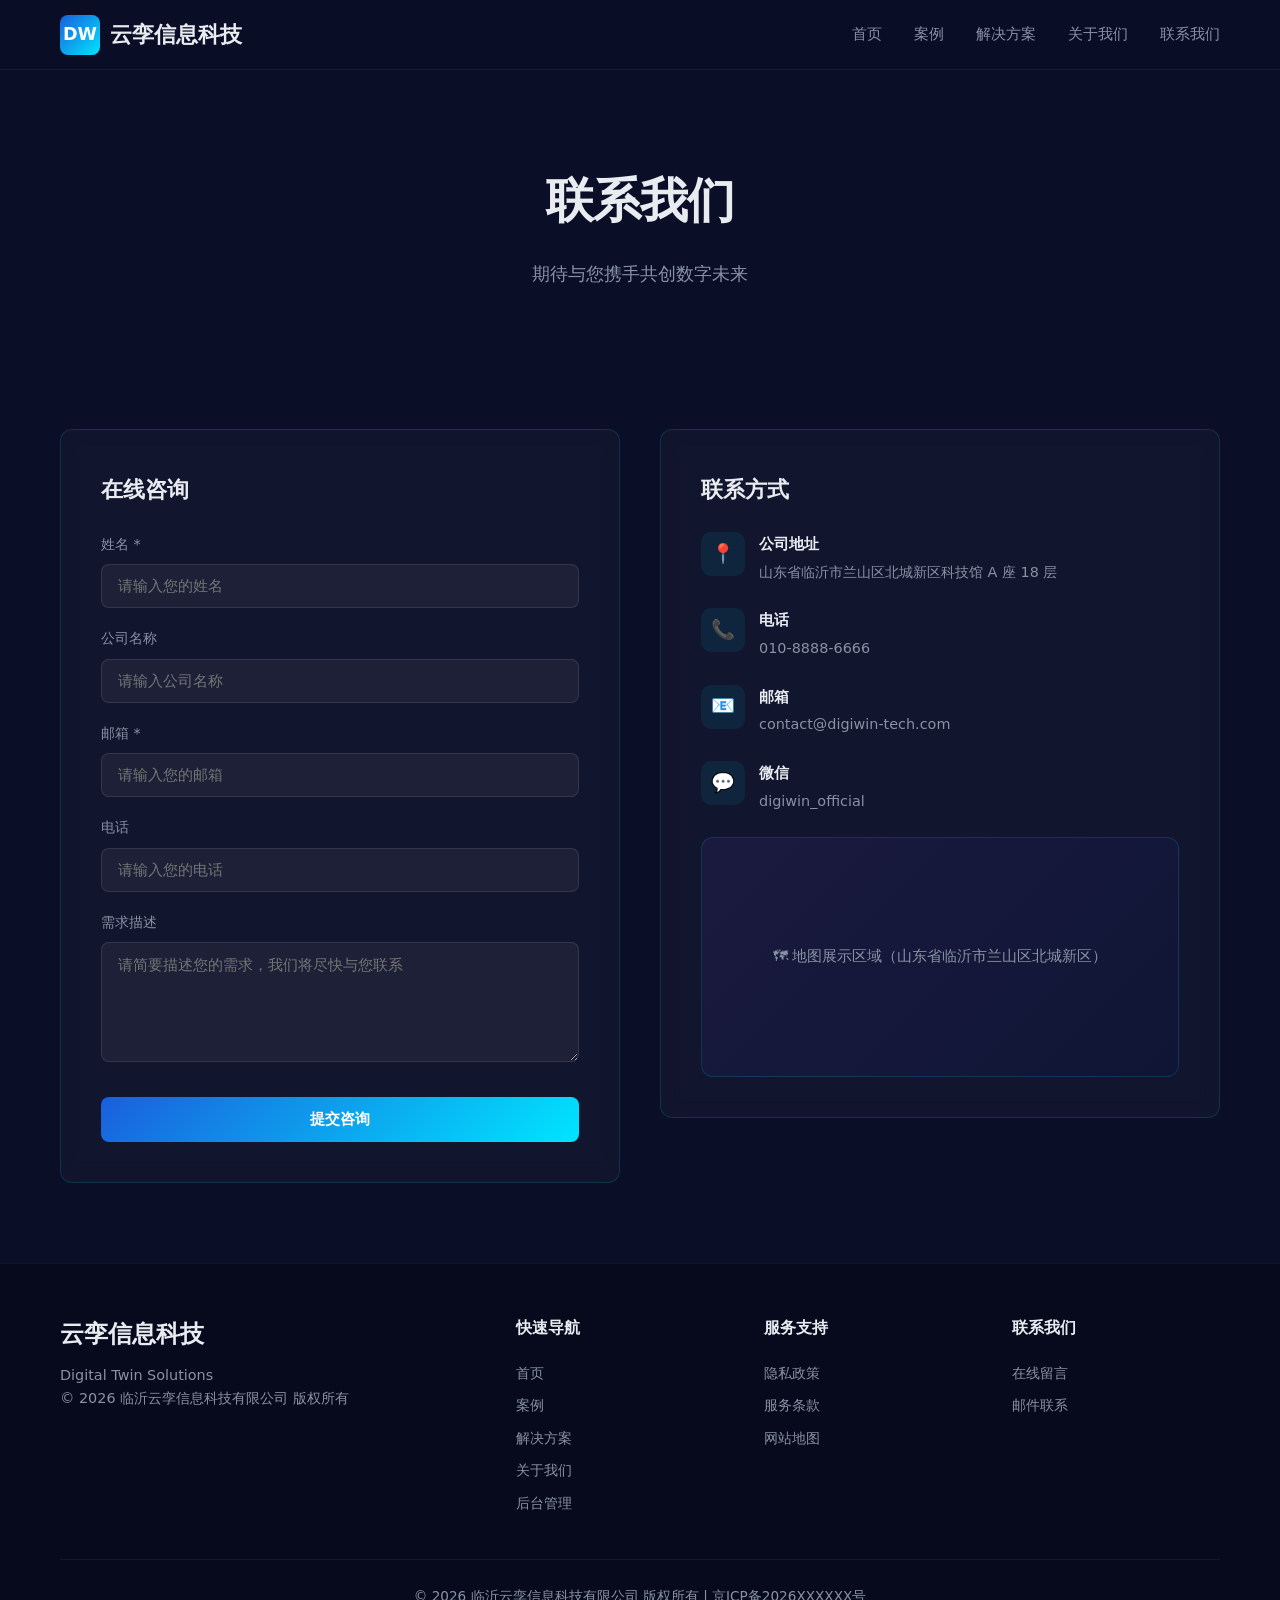
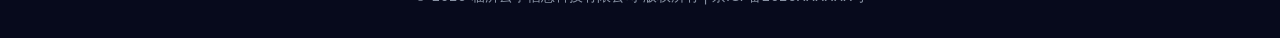
<file: digiwin-site/contact.html>
<!DOCTYPE html>
<html lang="zh-CN">
<head>
<meta charset="UTF-8">
<meta name="viewport" content="width=device-width, initial-scale=1.0">
<title>联系我们 - 云孪信息科技</title>
<link rel="stylesheet" href="assets/css/common.css">
<style>
.contact-layout {
  display: grid;
  grid-template-columns: 1fr 1fr;
  gap: 40px;
  max-width: var(--max-width);
  margin: 0 auto;
  padding: 40px 20px 80px;
}
.contact-form {
  padding: 40px;
}
.contact-form h3 { font-size: 1.4rem; margin-bottom: 24px; font-weight: 700; }
.contact-form .form-group { margin-bottom: 18px; }
.contact-form label {
  display: block;
  font-size: 0.9rem;
  color: var(--text-secondary);
  margin-bottom: 8px;
}
.contact-form input,
.contact-form textarea {
  width: 100%;
  padding: 12px 16px;
  background: rgba(255,255,255,0.05);
  border: 1px solid rgba(255,255,255,0.1);
  border-radius: var(--radius-sm);
  color: var(--text-primary);
  font-size: 0.95rem;
  outline: none;
  transition: border-color var(--transition-fast);
}
.contact-form input:focus,
.contact-form textarea:focus {
  border-color: var(--accent);
}
.contact-form textarea { min-height: 120px; resize: vertical; }
.contact-form .btn-primary { width: 100%; margin-top: 8px; }

.contact-info-card {
  padding: 40px;
  align-self: start;
}
.contact-info-card h3 { font-size: 1.4rem; margin-bottom: 24px; font-weight: 700; }
.contact-item {
  display: flex;
  gap: 14px;
  align-items: flex-start;
  margin-bottom: 24px;
}
.contact-item .c-icon {
  width: 44px; height: 44px;
  background: rgba(0,229,255,0.08);
  border-radius: 10px;
  display: flex;
  align-items: center;
  justify-content: center;
  font-size: 1.2rem;
  flex-shrink: 0;
}
.contact-item h4 { font-size: 0.95rem; margin-bottom: 2px; }
.contact-item p { font-size: 0.9rem; color: var(--text-secondary); }

.map-placeholder {
  height: 240px;
  background: linear-gradient(135deg, #1a1a3e, #0f1535);
  border-radius: var(--radius-md);
  display: flex;
  align-items: center;
  justify-content: center;
  color: var(--text-secondary);
  font-size: 0.95rem;
  border: 1px solid var(--card-border);
  margin-top: 20px;
}

@media (max-width: 768px) {
  .contact-layout { grid-template-columns: 1fr; }
}
</style>
</head>
<body>

<div id="preloader"><div class="preloader-spinner"></div></div>

<nav class="navbar">
  <div class="container">
    <a href="index.html" class="navbar-brand">
      <span class="logo-icon">DW</span>
      <span>云孪信息科技</span>
    </a>
    <div class="navbar-links" id="navbar-links"></div>
    <button class="hamburger" aria-label="菜单">
      <span></span><span></span><span></span>
    </button>
  </div>
</nav>

<section class="page-hero">
  <h1>联系我们</h1>
  <p>期待与您携手共创数字未来</p>
</section>

<div class="contact-layout">
  <!-- 表单 -->
  <div class="card-glass contact-form fade-in">
    <h3>在线咨询</h3>
    <form id="contact-form">
      <div class="form-group">
        <label for="ct-name">姓名 *</label>
        <input type="text" id="ct-name" placeholder="请输入您的姓名" required>
      </div>
      <div class="form-group">
        <label for="ct-company">公司名称</label>
        <input type="text" id="ct-company" placeholder="请输入公司名称">
      </div>
      <div class="form-group">
        <label for="ct-email">邮箱 *</label>
        <input type="email" id="ct-email-input" placeholder="请输入您的邮箱" required>
      </div>
      <div class="form-group">
        <label for="ct-phone">电话</label>
        <input type="tel" id="ct-phone-input" placeholder="请输入您的电话">
      </div>
      <div class="form-group">
        <label for="ct-message">需求描述</label>
        <textarea id="ct-message" placeholder="请简要描述您的需求，我们将尽快与您联系"></textarea>
      </div>
      <button type="submit" class="btn-primary">提交咨询</button>
    </form>
  </div>

  <!-- 联系信息 -->
  <div class="card-glass contact-info-card fade-in" id="contact-info">
    <h3>联系方式</h3>
    <div class="contact-item">
      <div class="c-icon">&#128205;</div>
      <div><h4>公司地址</h4><p id="ci-address"></p></div>
    </div>
    <div class="contact-item">
      <div class="c-icon">&#128222;</div>
      <div><h4>电话</h4><p id="ci-phone"></p></div>
    </div>
    <div class="contact-item">
      <div class="c-icon">&#128231;</div>
      <div><h4>邮箱</h4><p id="ci-email"></p></div>
    </div>
    <div class="contact-item">
      <div class="c-icon">&#128172;</div>
      <div><h4>微信</h4><p id="ci-wechat"></p></div>
    </div>
    <div class="map-placeholder">&#128506; 地图展示区域（山东省临沂市兰山区北城新区）</div>
  </div>
</div>

<footer class="footer" id="dynamic-footer"></footer>

<script src="site-content/site-data.js"></script>
<script src="assets/js/data.js"></script>
<script src="assets/js/main.js"></script>
<script>
(function() {
  var nav = DataLayer.getData('navigation').filter(function(n) { return n.visible; });
  document.getElementById('navbar-links').innerHTML = nav.map(function(n) {
    return '<a href="' + n.href + '">' + n.label + '</a>';
  }).join('');

  var contact = DataLayer.getData('contact');
  document.getElementById('ci-address').textContent = contact.address;
  document.getElementById('ci-phone').textContent = contact.phone;
  document.getElementById('ci-email').textContent = contact.email;
  document.getElementById('ci-wechat').textContent = contact.wechat;

  // 表单提交
  document.getElementById('contact-form').addEventListener('submit', function(e) {
    e.preventDefault();
    var name = document.getElementById('ct-name').value.trim();
    var email = document.getElementById('ct-email-input').value.trim();
    if (!name || !email) {
      alert('请填写姓名和邮箱');
      return;
    }
    alert('感谢您的咨询，' + name + '！我们将在 1 个工作日内与您联系。');
    this.reset();
  });
})();
</script>
</body>
</html>
</file>
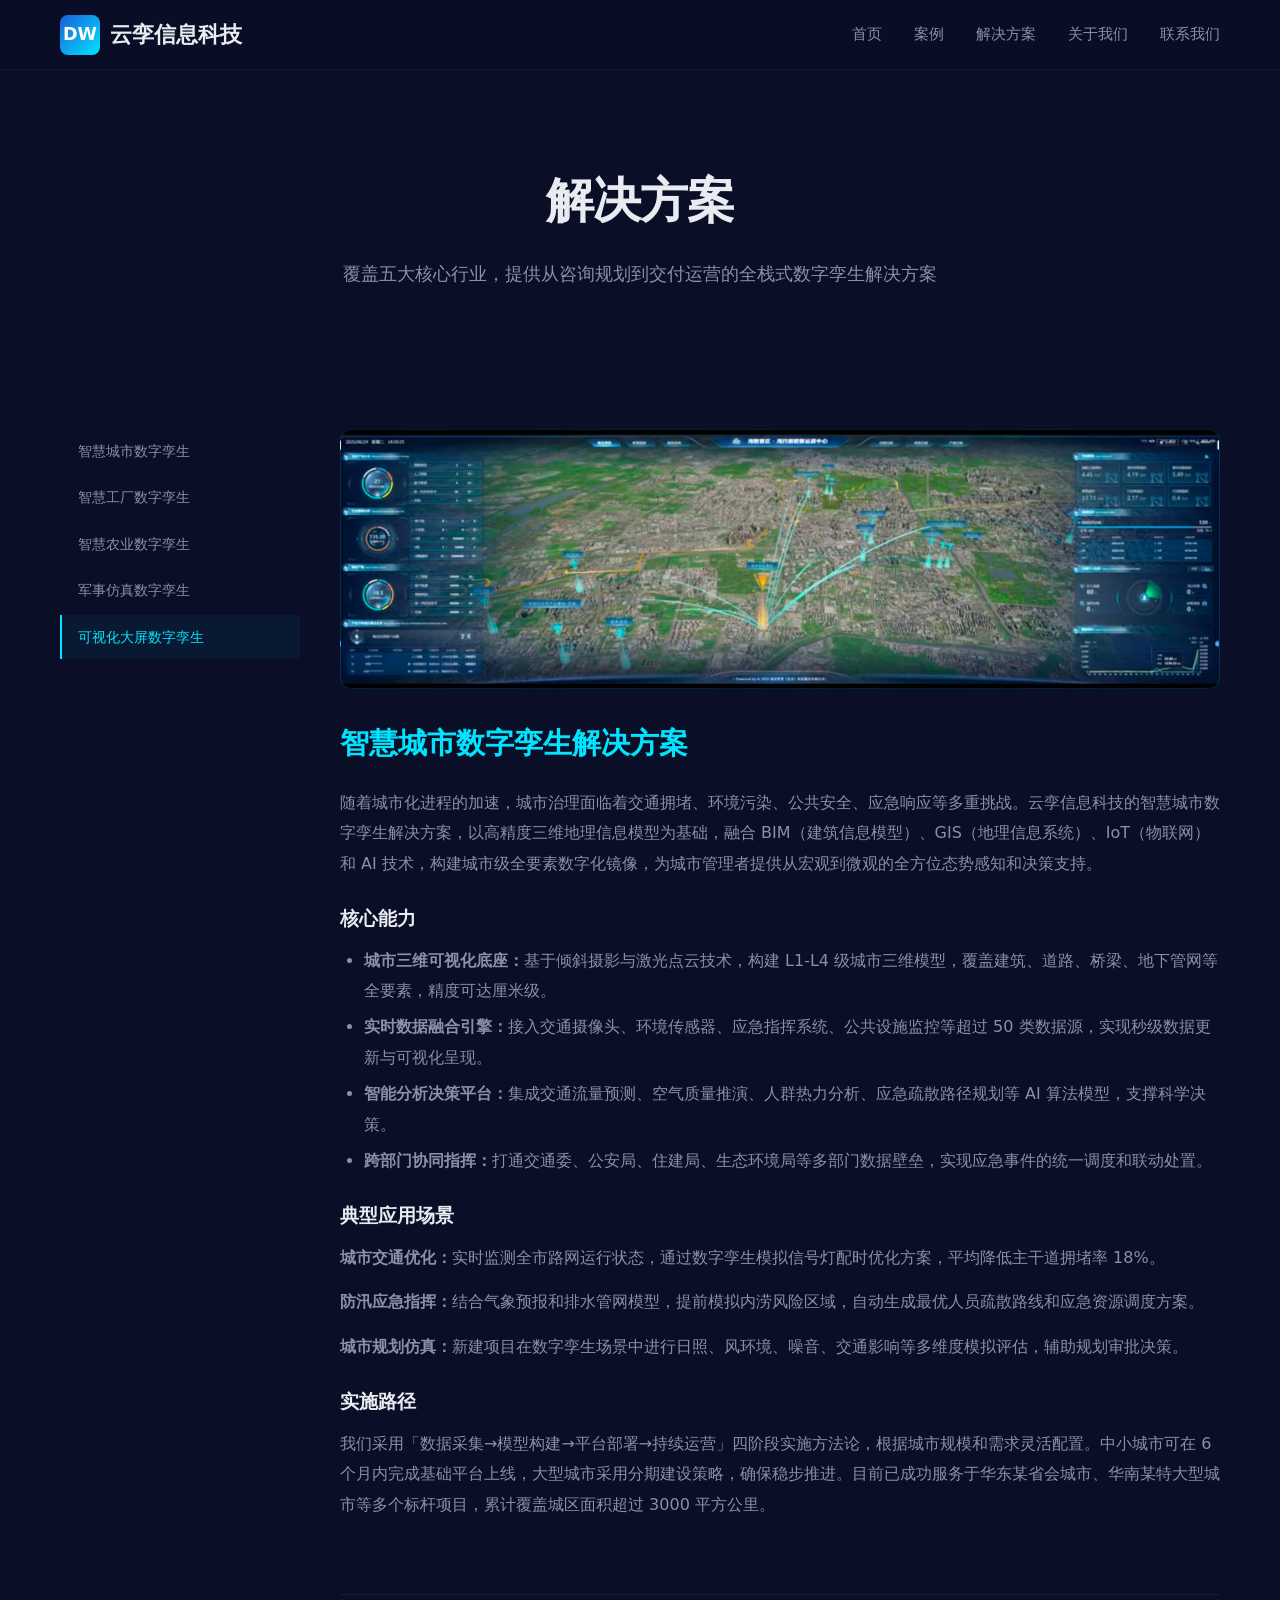
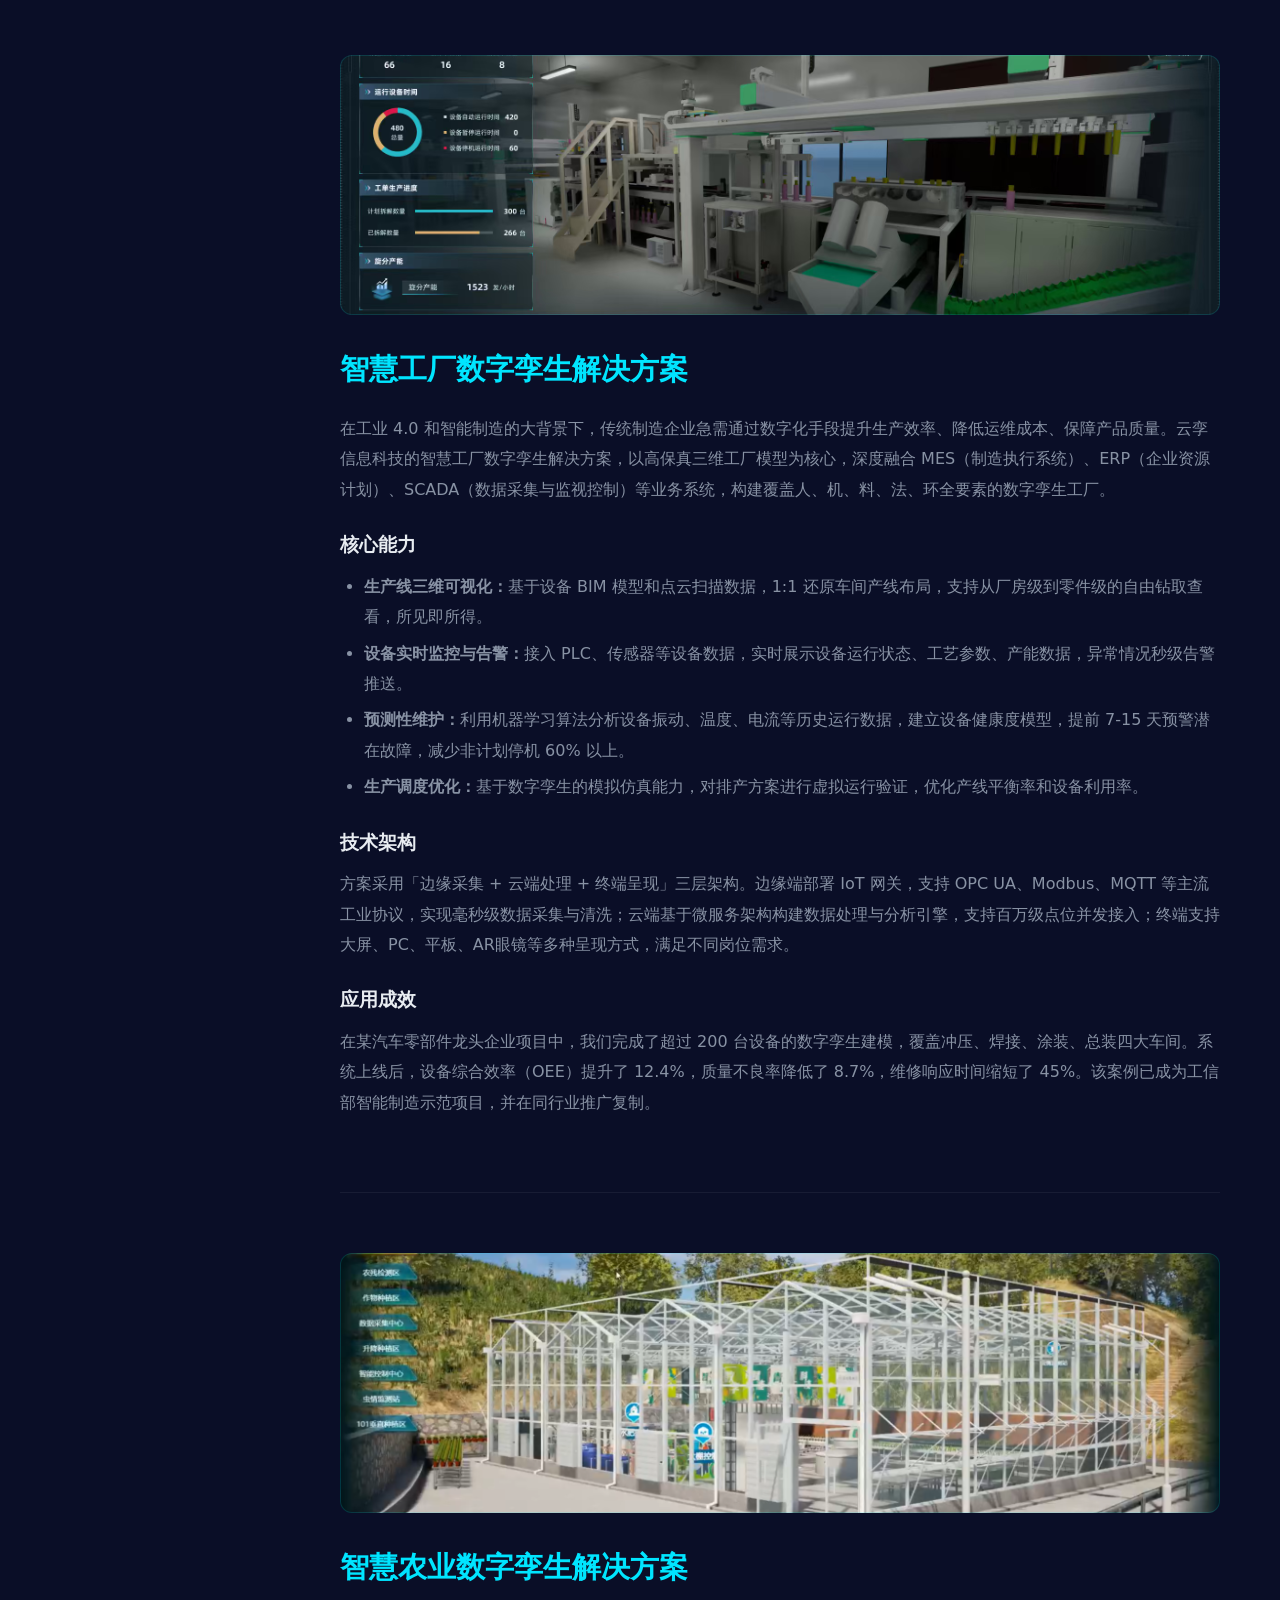
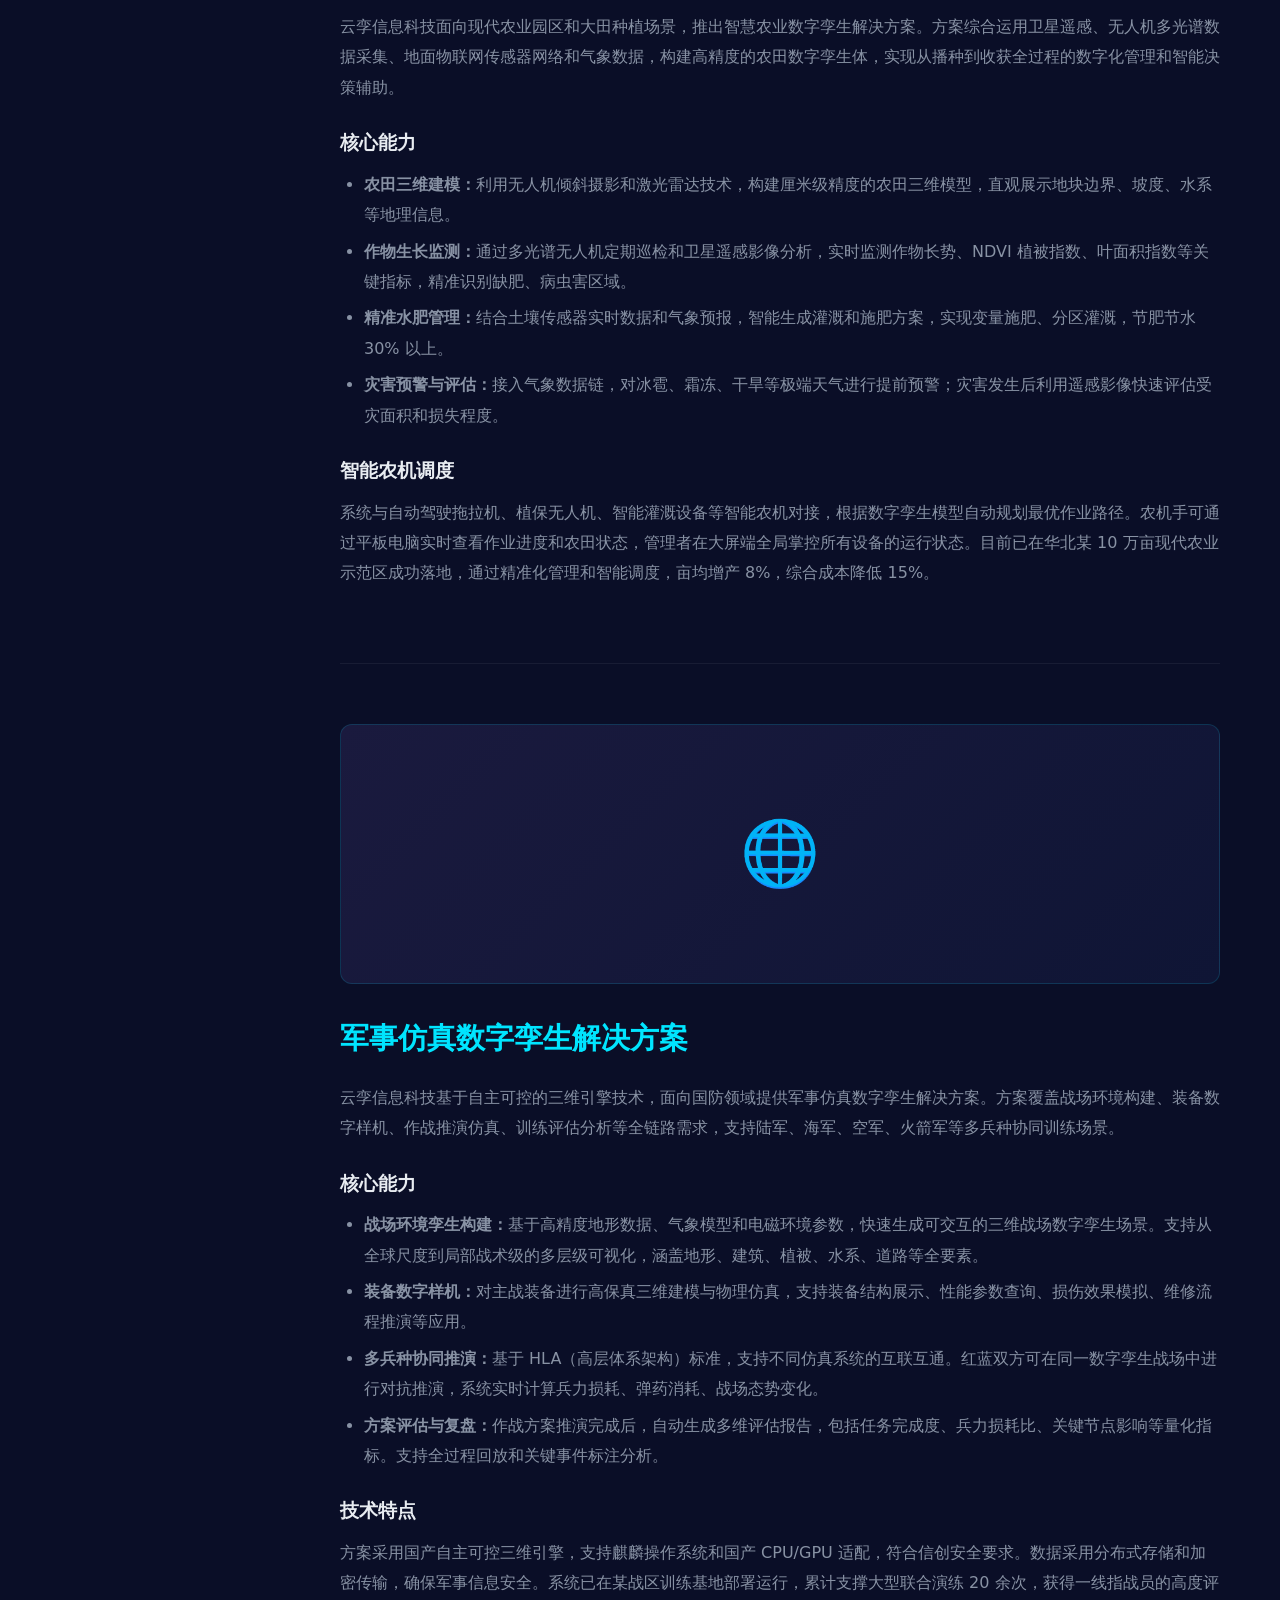
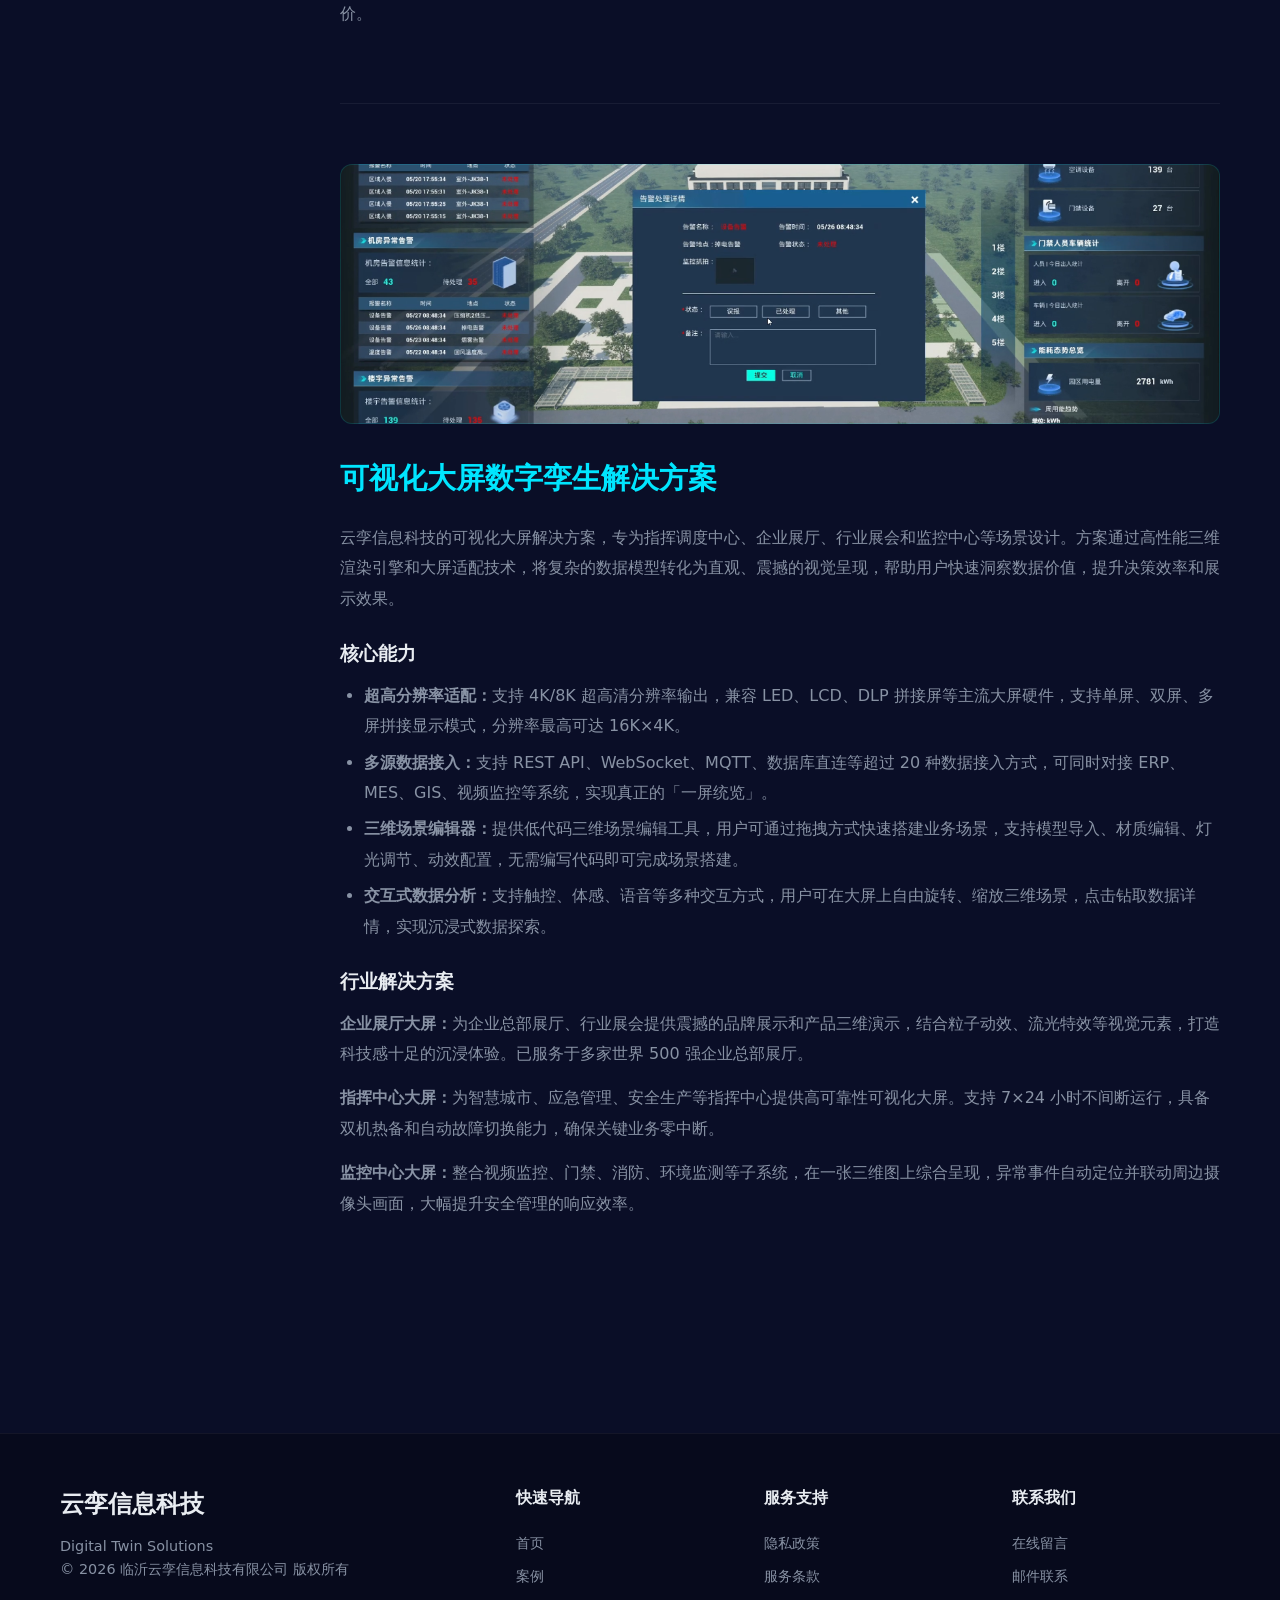
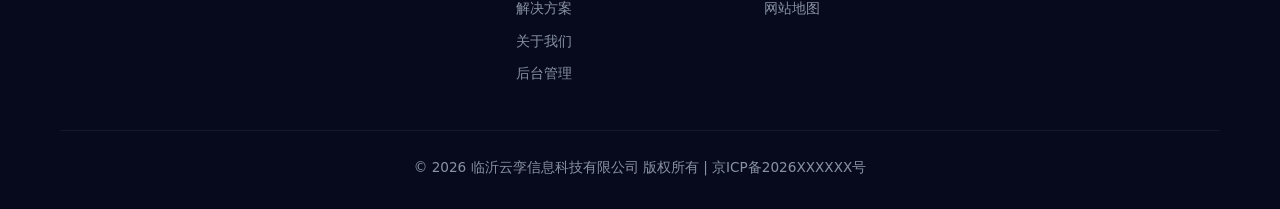
<file: digiwin-site/solutions.html>
<!DOCTYPE html>
<html lang="zh-CN">
<head>
<meta charset="UTF-8">
<meta name="viewport" content="width=device-width, initial-scale=1.0">
<title>解决方案 - 云孪信息科技</title>
<link rel="stylesheet" href="assets/css/common.css">
<style>
.solutions-layout {
  display: flex;
  gap: 40px;
  max-width: var(--max-width);
  margin: 0 auto;
  padding: 40px 20px 80px;
}
.solutions-sidebar {
  width: 240px;
  flex-shrink: 0;
  position: sticky;
  top: 90px;
  align-self: flex-start;
}
.solutions-sidebar a {
  display: block;
  padding: 10px 16px;
  border-left: 2px solid transparent;
  color: var(--text-secondary);
  font-size: 0.9rem;
  transition: all var(--transition-fast);
  margin-bottom: 2px;
  border-radius: 0 4px 4px 0;
}
.solutions-sidebar a:hover, .solutions-sidebar a.active {
  color: var(--accent);
  border-left-color: var(--accent);
  background: rgba(0,229,255,0.05);
}
.solutions-content { flex: 1; min-width: 0; }
.solution-section {
  margin-bottom: 60px;
  padding-bottom: 60px;
  border-bottom: 1px solid rgba(255,255,255,0.06);
}
.solution-section:last-child { border: none; }
.solution-section h2 {
  font-size: 1.8rem;
  font-weight: 700;
  margin-bottom: 20px;
  color: var(--accent);
}
.solution-section h3 {
  font-size: 1.2rem;
  margin: 24px 0 10px;
  color: var(--text-primary);
}
.solution-section p {
  color: var(--text-secondary);
  line-height: 1.9;
  margin-bottom: 14px;
}
.solution-section ul {
  list-style: disc;
  padding-left: 24px;
  color: var(--text-secondary);
  line-height: 1.9;
  margin-bottom: 16px;
}
.solution-section ul li { margin-bottom: 6px; }
.solution-cover {
  height: 260px;
  background: linear-gradient(135deg, #1a1a3e, #0f1535);
  border-radius: var(--radius-md);
  display: flex;
  align-items: center;
  justify-content: center;
  font-size: 4rem;
  margin-bottom: 30px;
  border: 1px solid var(--card-border);
}

@media (max-width: 768px) {
  .solutions-layout { flex-direction: column; }
  .solutions-sidebar {
    width: 100%;
    position: static;
    display: flex;
    flex-wrap: wrap;
    gap: 6px;
    padding-bottom: 20px;
    border-bottom: 1px solid rgba(255,255,255,0.06);
  }
  .solutions-sidebar a {
    border-left: none;
    border-bottom: 2px solid transparent;
    padding: 6px 12px;
    font-size: 0.85rem;
  }
  .solutions-sidebar a.active { border-bottom-color: var(--accent); }
}
</style>
</head>
<body>

<div id="preloader"><div class="preloader-spinner"></div></div>

<nav class="navbar">
  <div class="container">
    <a href="index.html" class="navbar-brand">
      <span class="logo-icon">DW</span>
      <span>云孪信息科技</span>
    </a>
    <div class="navbar-links" id="navbar-links"></div>
    <button class="hamburger" aria-label="菜单">
      <span></span><span></span><span></span>
    </button>
  </div>
</nav>

<section class="page-hero">
  <h1>解决方案</h1>
  <p>覆盖五大核心行业，提供从咨询规划到交付运营的全栈式数字孪生解决方案</p>
</section>

<div class="solutions-layout">
  <aside class="solutions-sidebar" id="solutions-sidebar"></aside>
  <main class="solutions-content" id="solutions-content"></main>
</div>

<footer class="footer" id="dynamic-footer"></footer>

<script src="site-content/site-data.js"></script>
<script src="assets/js/data.js"></script>
<script src="assets/js/main.js"></script>
<script>
(function() {
  var nav = DataLayer.getData('navigation').filter(function(n) { return n.visible; });
  document.getElementById('navbar-links').innerHTML = nav.map(function(n) {
    return '<a href="' + n.href + '">' + n.label + '</a>';
  }).join('');

  var solutions = DataLayer.getData('solutions').filter(function(s) { return s.status === 'published'; });
  solutions.sort(function(a, b) { return a.order - b.order; });
  var icons = { city: '&#127753;', factory: '&#127981;', agriculture: '&#127793;', military: '&#127760;', visual: '&#128187;' };
  function coverStyle(url) {
    if (!url) return '';
    return ' style="background-image:url(\'' + String(url).replace(/'/g, '%27') + '\');background-size:cover;background-position:center;"';
  }

  // 侧边栏
  document.getElementById('solutions-sidebar').innerHTML = solutions.map(function(s) {
    return '<a href="#' + s.id + '">' + s.title + '</a>';
  }).join('');

  // 内容
  document.getElementById('solutions-content').innerHTML = solutions.map(function(s) {
    return '<section class="solution-section" id="' + s.id + '">' +
      '<div class="solution-cover"' + coverStyle(s.coverImage) + '>' + (s.coverImage ? '' : (icons[s.icon] || '&#9679;')) + '</div>' +
      s.detailContent +
      '</section>';
  }).join('');

  // 侧边栏滚动激活
  var sidebarLinks = document.querySelectorAll('.solutions-sidebar a');
  var sections = document.querySelectorAll('.solution-section');

  function updateActive() {
    var scrollPos = window.scrollY + 120;
    sections.forEach(function(sec, i) {
      if (sec.offsetTop <= scrollPos && (i === sections.length - 1 || sections[i + 1].offsetTop > scrollPos)) {
        sidebarLinks.forEach(function(l) { l.classList.remove('active'); });
        sidebarLinks[i].classList.add('active');
      }
    });
  }

  // hash 跳转
  var hash = window.location.hash;
  if (hash) {
    setTimeout(function() {
      var target = document.querySelector(hash);
      if (target) target.scrollIntoView({ behavior: 'smooth' });
    }, 200);
  }

  window.addEventListener('scroll', updateActive);
  updateActive();
})();
</script>
</body>
</html>
</file>
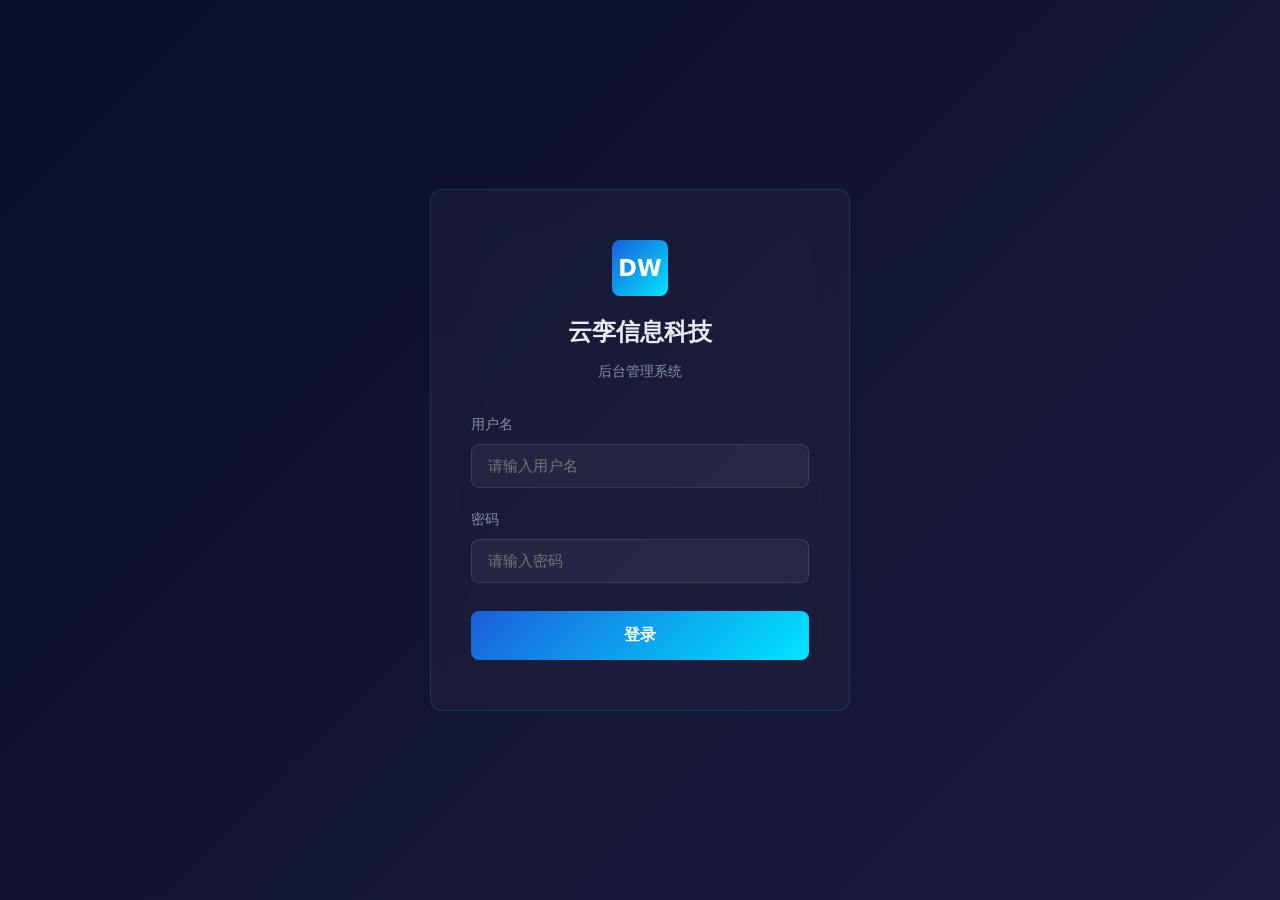
<file: digiwin-site/admin/login.html>
﻿<!DOCTYPE html>
<html lang="zh-CN">
<head>
<meta charset="UTF-8">
<meta name="viewport" content="width=device-width, initial-scale=1.0">
<title>后台登录 - 云孪信息科技</title>
<link rel="stylesheet" href="../assets/css/common.css">
<link rel="stylesheet" href="../assets/css/admin.css">
</head>
<body class="login-page">

<div class="login-box">
  <div class="logo">
    <div class="logo-icon">DW</div>
    <h2>云孪信息科技</h2>
    <p class="login-subtitle">后台管理系统</p>
  </div>
  <form id="login-form">
    <div class="form-group">
      <label for="username">用户名</label>
      <input type="text" id="username" placeholder="请输入用户名" autocomplete="username">
    </div>
    <div class="form-group">
      <label for="password">密码</label>
      <input type="password" id="password" placeholder="请输入密码" autocomplete="current-password">
    </div>
    <button type="submit" class="btn-primary">登录</button>
    <p class="login-error" id="login-error"></p>
  </form>
</div>

<script src="../site-content/site-data.js"></script>
<script src="../assets/js/data.js"></script>
<script src="admin.js"></script>
</body>
</html>
</file>
<file: digiwin-site/assets/css/common.css>
﻿/* ========================================
   云孪信息科技 - 公共样式系统
   ======================================== */

/* ---- CSS 变量 ---- */
:root {
  --bg-primary: #0a0e27;
  --bg-secondary: #111633;
  --card-bg: rgba(255, 255, 255, 0.03);
  --card-border: rgba(0, 229, 255, 0.15);
  --text-primary: #e8ecf1;
  --text-secondary: #8892a4;
  --accent: #00e5ff;
  --brand-blue: #1a5fdc;
  --gradient-main: linear-gradient(135deg, #0a0e27, #1a1a3e);
  --gradient-brand: linear-gradient(135deg, #1a5fdc, #00e5ff);
  --radius-sm: 8px;
  --radius-md: 12px;
  --radius-lg: 20px;
  --shadow-card: 0 4px 30px rgba(0, 0, 0, 0.3);
  --shadow-hover: 0 8px 25px rgba(0, 229, 255, 0.2);
  --max-width: 1200px;
  --navbar-height: 70px;
  --transition-fast: 0.2s ease;
  --transition-base: 0.3s ease;
  --transition-slow: 0.5s ease;
}

/* ---- Reset ---- */
*, *::before, *::after {
  margin: 0;
  padding: 0;
  box-sizing: border-box;
}

html {
  scroll-behavior: smooth;
  font-size: 16px;
}

body {
  font-family: system-ui, -apple-system, 'Segoe UI', Roboto, sans-serif;
  background: var(--bg-primary);
  color: var(--text-primary);
  line-height: 1.7;
  overflow-x: hidden;
  -webkit-font-smoothing: antialiased;
}

a {
  color: inherit;
  text-decoration: none;
  transition: color var(--transition-fast);
}

a:hover { color: var(--accent); }

ul, ol { list-style: none; }

img { max-width: 100%; display: block; }

input, button, textarea, select {
  font-family: inherit;
  font-size: inherit;
}

/* ---- 容器 ---- */
.container {
  max-width: var(--max-width);
  margin: 0 auto;
  padding: 0 20px;
}

/* ---- 导航栏 ---- */
.navbar {
  position: fixed;
  top: 0;
  left: 0;
  right: 0;
  height: var(--navbar-height);
  z-index: 1000;
  background: rgba(10, 14, 39, 0.8);
  backdrop-filter: blur(20px);
  -webkit-backdrop-filter: blur(20px);
  border-bottom: 1px solid rgba(255, 255, 255, 0.06);
  transition: background var(--transition-base), box-shadow var(--transition-base);
}

.navbar.scrolled {
  background: rgba(10, 14, 39, 0.95);
  box-shadow: 0 2px 20px rgba(0, 0, 0, 0.4);
}

.navbar .container {
  display: flex;
  align-items: center;
  justify-content: space-between;
  height: 100%;
}

.navbar-brand {
  display: flex;
  align-items: center;
  gap: 10px;
  font-size: 1.4rem;
  font-weight: 700;
  color: var(--text-primary);
}

.navbar-brand .logo-icon {
  width: 40px;
  height: 40px;
  background: var(--gradient-brand);
  border-radius: var(--radius-sm);
  display: flex;
  align-items: center;
  justify-content: center;
  font-weight: 800;
  font-size: 1.1rem;
  color: #fff;
}

.navbar-links {
  display: flex;
  align-items: center;
  gap: 32px;
}

.navbar-links a {
  font-size: 0.95rem;
  font-weight: 500;
  color: var(--text-secondary);
  position: relative;
  padding: 4px 0;
  transition: color var(--transition-fast);
}

.navbar-links a::after {
  content: '';
  position: absolute;
  bottom: -2px;
  left: 0;
  width: 0;
  height: 2px;
  background: var(--accent);
  transition: width var(--transition-base);
}

.navbar-links a:hover,
.navbar-links a.active {
  color: var(--text-primary);
}

.navbar-links a:hover::after,
.navbar-links a.active::after {
  width: 100%;
}

/* 汉堡菜单 */
.hamburger {
  display: none;
  flex-direction: column;
  gap: 5px;
  cursor: pointer;
  background: none;
  border: none;
  padding: 5px;
  z-index: 1001;
}

.hamburger span {
  display: block;
  width: 26px;
  height: 2px;
  background: var(--text-primary);
  border-radius: 2px;
  transition: var(--transition-base);
}

.hamburger.active span:nth-child(1) { transform: rotate(45deg) translate(5px, 5px); }
.hamburger.active span:nth-child(2) { opacity: 0; }
.hamburger.active span:nth-child(3) { transform: rotate(-45deg) translate(5px, -5px); }

/* ---- 按钮系统 ---- */
.btn-primary {
  display: inline-block;
  background: var(--gradient-brand);
  color: #fff;
  border: none;
  padding: 12px 28px;
  border-radius: var(--radius-sm);
  font-weight: 600;
  font-size: 0.95rem;
  cursor: pointer;
  transition: all var(--transition-base);
}

.btn-primary:hover {
  transform: translateY(-2px);
  box-shadow: var(--shadow-hover);
  color: #fff;
}

.btn-outline {
  display: inline-block;
  background: transparent;
  color: var(--accent);
  border: 1.5px solid var(--accent);
  padding: 11px 27px;
  border-radius: var(--radius-sm);
  font-weight: 600;
  font-size: 0.95rem;
  cursor: pointer;
  transition: all var(--transition-base);
}

.btn-outline:hover {
  background: rgba(0, 229, 255, 0.1);
  color: var(--accent);
}

.btn-ghost {
  display: inline-block;
  background: transparent;
  color: var(--text-secondary);
  border: 1px solid rgba(255, 255, 255, 0.1);
  padding: 10px 24px;
  border-radius: var(--radius-sm);
  font-weight: 500;
  font-size: 0.9rem;
  cursor: pointer;
  transition: all var(--transition-base);
}

.btn-ghost:hover {
  color: var(--text-primary);
  border-color: var(--accent);
  background: rgba(0, 229, 255, 0.05);
}

/* ---- 卡片组件 ---- */
.card {
  background: var(--card-bg);
  border: 1px solid var(--card-border);
  border-radius: var(--radius-md);
  padding: 30px;
  transition: all var(--transition-base);
}

.card-glass {
  background: rgba(255, 255, 255, 0.03);
  border: 1px solid rgba(0, 229, 255, 0.15);
  border-radius: var(--radius-md);
  backdrop-filter: blur(10px);
  -webkit-backdrop-filter: blur(10px);
  padding: 30px;
  transition: all var(--transition-base);
}

.card-glass:hover {
  transform: translateY(-4px);
  box-shadow: 0 12px 40px rgba(0, 229, 255, 0.12);
  border-color: rgba(0, 229, 255, 0.3);
}

/* ---- Section 标题 ---- */
.section-header {
  text-align: center;
  margin-bottom: 60px;
}

.section-title {
  font-size: 2.2rem;
  font-weight: 700;
  color: var(--text-primary);
  margin-bottom: 12px;
  letter-spacing: -0.5px;
}

.section-subtitle {
  font-size: 1.1rem;
  color: var(--text-secondary);
  max-width: 600px;
  margin: 0 auto;
}

/* ---- 标签 ---- */
.tag {
  display: inline-block;
  padding: 4px 12px;
  border-radius: 100px;
  font-size: 0.8rem;
  font-weight: 600;
  letter-spacing: 0.3px;
}

.tag-blue { background: rgba(26, 95, 220, 0.15); color: #4a9eff; }
.tag-cyan { background: rgba(0, 229, 255, 0.12); color: var(--accent); }
.tag-green { background: rgba(0, 200, 83, 0.12); color: #00c853; }
.tag-purple { background: rgba(171, 71, 188, 0.12); color: #ce93d8; }
.tag-orange { background: rgba(255, 152, 0, 0.12); color: #ffb74d; }

/* ---- 网格布局 ---- */
.grid-2 { display: grid; grid-template-columns: repeat(2, 1fr); gap: 24px; }
.grid-3 { display: grid; grid-template-columns: repeat(3, 1fr); gap: 24px; }
.grid-4 { display: grid; grid-template-columns: repeat(4, 1fr); gap: 24px; }

/* ---- 页脚 ---- */
.footer {
  background: #070a1c;
  border-top: 1px solid rgba(255, 255, 255, 0.05);
  padding: 50px 20px 30px;
}

.footer-grid {
  display: grid;
  grid-template-columns: 2fr 1fr 1fr 1fr;
  gap: 40px;
  margin-bottom: 40px;
}

.footer-brand h3 {
  font-size: 1.5rem;
  font-weight: 700;
  margin-bottom: 10px;
  color: var(--text-primary);
}

.footer-brand p {
  font-size: 0.9rem;
  color: var(--text-secondary);
  line-height: 1.6;
}

.footer-col h4 {
  font-size: 1rem;
  font-weight: 600;
  margin-bottom: 16px;
  color: var(--text-primary);
}

.footer-col a {
  display: block;
  font-size: 0.9rem;
  color: var(--text-secondary);
  padding: 4px 0;
  transition: color var(--transition-fast);
}

.footer-col a:hover { color: var(--accent); }

.footer-bottom {
  text-align: center;
  padding-top: 25px;
  border-top: 1px solid rgba(255, 255, 255, 0.06);
  font-size: 0.85rem;
  color: var(--text-secondary);
}

/* ---- 滚动动画 ---- */
.fade-in {
  opacity: 0;
  transform: translateY(30px);
  transition: opacity 0.8s ease, transform 0.8s ease;
}

.fade-in.visible {
  opacity: 1;
  transform: translateY(0);
}

.slide-up {
  opacity: 0;
  transform: translateY(50px);
  transition: opacity 0.8s ease 0.1s, transform 0.8s ease 0.1s;
}

.slide-up.visible {
  opacity: 1;
  transform: translateY(0);
}

/* ---- 预加载 ---- */
#preloader {
  position: fixed;
  inset: 0;
  background: var(--bg-primary);
  z-index: 9999;
  display: flex;
  align-items: center;
  justify-content: center;
  transition: opacity 0.5s ease, visibility 0.5s ease;
}

#preloader.hidden {
  opacity: 0;
  visibility: hidden;
}

.preloader-spinner {
  width: 50px;
  height: 50px;
  border: 3px solid rgba(0, 229, 255, 0.15);
  border-top-color: var(--accent);
  border-radius: 50%;
  animation: spin 0.8s linear infinite;
}

@keyframes spin {
  to { transform: rotate(360deg); }
}

/* ---- 面包屑 ---- */
.breadcrumb {
  display: flex;
  gap: 8px;
  align-items: center;
  padding: 100px 20px 0;
  max-width: var(--max-width);
  margin: 0 auto;
  font-size: 0.9rem;
  color: var(--text-secondary);
}

.breadcrumb a { color: var(--text-secondary); }
.breadcrumb a:hover { color: var(--accent); }
.breadcrumb .separator { color: rgba(255,255,255,0.2); }
.breadcrumb .current { color: var(--text-primary); }

/* ---- Hero Section 通用 ---- */
.page-hero {
  padding: 160px 20px 100px;
  text-align: center;
  position: relative;
}

.page-hero h1 {
  font-size: 3rem;
  font-weight: 700;
  margin-bottom: 16px;
  letter-spacing: -1px;
}

.page-hero p {
  font-size: 1.15rem;
  color: var(--text-secondary);
  max-width: 650px;
  margin: 0 auto;
}

/* ---- 响应式 ---- */
@media (max-width: 768px) {
  .navbar-links {
    position: fixed;
    top: 0;
    right: -100%;
    width: 260px;
    height: 100vh;
    background: rgba(10, 14, 39, 0.98);
    backdrop-filter: blur(30px);
    flex-direction: column;
    justify-content: center;
    gap: 24px;
    padding: 40px;
    transition: right var(--transition-base);
    border-left: 1px solid rgba(255,255,255,0.06);
  }

  .navbar-links.open {
    right: 0;
  }

  .hamburger { display: flex; }

  .grid-3, .grid-4 { grid-template-columns: repeat(2, 1fr); }
  .grid-2 { grid-template-columns: 1fr; }
  .footer-grid { grid-template-columns: repeat(2, 1fr); }
  .section-title { font-size: 1.8rem; }
  .page-hero h1 { font-size: 2.2rem; }
}

@media (max-width: 480px) {
  .grid-3, .grid-4 { grid-template-columns: 1fr; }
  .footer-grid { grid-template-columns: 1fr; }
  .section-title { font-size: 1.5rem; }
  .page-hero h1 { font-size: 1.8rem; }
  .btn-primary, .btn-outline { padding: 10px 22px; font-size: 0.9rem; }
}
</file>
<file: digiwin-site/assets/css/admin.css>
﻿/* ========================================
   云孪信息科技 - 后台管理样式
   ======================================== */

/* ---- 登录页 ---- */
.login-page {
  min-height: 100vh;
  display: flex;
  align-items: center;
  justify-content: center;
  background: var(--gradient-main);
  padding: 20px;
}

.login-box {
  width: 100%;
  max-width: 420px;
  background: rgba(255, 255, 255, 0.03);
  border: 1px solid rgba(0, 229, 255, 0.15);
  border-radius: var(--radius-md);
  backdrop-filter: blur(20px);
  -webkit-backdrop-filter: blur(20px);
  padding: 50px 40px;
}

.login-box .logo {
  text-align: center;
  margin-bottom: 30px;
}

.login-box .logo .logo-icon {
  width: 56px;
  height: 56px;
  background: var(--gradient-brand);
  border-radius: var(--radius-sm);
  margin: 0 auto 16px;
  display: flex;
  align-items: center;
  justify-content: center;
  font-weight: 800;
  font-size: 1.4rem;
  color: #fff;
}

.login-box h2 {
  font-size: 1.5rem;
  font-weight: 700;
  margin-bottom: 6px;
  text-align: center;
}

.login-box .login-subtitle {
  font-size: 0.9rem;
  color: var(--text-secondary);
  text-align: center;
  margin-bottom: 30px;
}

.login-box .form-group {
  margin-bottom: 20px;
}

.login-box label {
  display: block;
  font-size: 0.85rem;
  color: var(--text-secondary);
  margin-bottom: 8px;
  font-weight: 500;
}

.login-box input {
  width: 100%;
  padding: 12px 16px;
  background: rgba(255, 255, 255, 0.05);
  border: 1px solid rgba(255, 255, 255, 0.1);
  border-radius: var(--radius-sm);
  color: var(--text-primary);
  font-size: 0.95rem;
  transition: border-color var(--transition-fast);
  outline: none;
}

.login-box input:focus {
  border-color: var(--accent);
}

.login-box .btn-primary {
  width: 100%;
  padding: 14px;
  font-size: 1rem;
  margin-top: 8px;
}

.login-box .login-error {
  color: #ff6b6b;
  font-size: 0.85rem;
  text-align: center;
  margin-top: 12px;
  display: none;
}

.login-box .login-error.show {
  display: block;
}

/* ---- 后台布局 ---- */
.admin-layout {
  display: flex;
  min-height: 100vh;
}

/* 侧边栏 */
.admin-sidebar {
  width: 260px;
  background: #0b0f2a;
  border-right: 1px solid rgba(255, 255, 255, 0.06);
  display: flex;
  flex-direction: column;
  position: fixed;
  top: 0;
  left: 0;
  bottom: 0;
  z-index: 100;
  overflow-y: auto;
}

.admin-sidebar-header {
  padding: 24px 20px;
  border-bottom: 1px solid rgba(255, 255, 255, 0.06);
  display: flex;
  align-items: center;
  gap: 10px;
}

.admin-sidebar-header .logo-icon {
  width: 36px;
  height: 36px;
  background: var(--gradient-brand);
  border-radius: 6px;
  display: flex;
  align-items: center;
  justify-content: center;
  font-weight: 800;
  font-size: 0.9rem;
  color: #fff;
  flex-shrink: 0;
}

.admin-sidebar-header h3 {
  font-size: 1rem;
  font-weight: 700;
}

.admin-sidebar-header .subtitle {
  font-size: 0.75rem;
  color: var(--text-secondary);
  display: block;
}

.admin-nav {
  flex: 1;
  padding: 16px 12px;
}

.admin-nav .nav-section {
  margin-bottom: 20px;
}

.admin-nav .nav-section-title {
  font-size: 0.7rem;
  text-transform: uppercase;
  letter-spacing: 1.5px;
  color: var(--text-secondary);
  padding: 8px 12px;
  margin-bottom: 4px;
}

.admin-nav a,
.admin-nav button.nav-item {
  display: flex;
  align-items: center;
  gap: 10px;
  width: 100%;
  padding: 10px 14px;
  border-radius: var(--radius-sm);
  font-size: 0.9rem;
  color: var(--text-secondary);
  background: none;
  border: none;
  cursor: pointer;
  transition: all var(--transition-fast);
  text-align: left;
}

.admin-nav a:hover,
.admin-nav button.nav-item:hover {
  background: rgba(255, 255, 255, 0.04);
  color: var(--text-primary);
}

.admin-nav a.active,
.admin-nav button.nav-item.active {
  background: rgba(0, 229, 255, 0.08);
  color: var(--accent);
  font-weight: 600;
}

.admin-nav .nav-icon {
  font-size: 1.1rem;
  width: 20px;
  text-align: center;
}

.admin-sidebar-footer {
  padding: 16px 20px;
  border-top: 1px solid rgba(255, 255, 255, 0.06);
}

.admin-sidebar-footer .user-info {
  display: flex;
  align-items: center;
  gap: 10px;
  margin-bottom: 12px;
}

.admin-sidebar-footer .user-avatar {
  width: 32px;
  height: 32px;
  background: var(--brand-blue);
  border-radius: 50%;
  display: flex;
  align-items: center;
  justify-content: center;
  font-size: 0.8rem;
  font-weight: 700;
}

.admin-sidebar-footer .user-name {
  font-size: 0.85rem;
  font-weight: 600;
}

.admin-sidebar-footer .user-role {
  font-size: 0.75rem;
  color: var(--text-secondary);
}

.admin-sidebar-footer .btn-logout {
  width: 100%;
  padding: 8px;
  font-size: 0.85rem;
  color: var(--text-secondary);
  background: rgba(255, 255, 255, 0.05);
  border: 1px solid rgba(255, 255, 255, 0.1);
  border-radius: var(--radius-sm);
  cursor: pointer;
  transition: all var(--transition-fast);
}

.admin-sidebar-footer .btn-logout:hover {
  color: #ff6b6b;
  border-color: rgba(255, 107, 107, 0.3);
  background: rgba(255, 107, 107, 0.05);
}

/* 主内容区 */
.admin-main {
  flex: 1;
  margin-left: 260px;
  padding: 30px 40px;
  min-height: 100vh;
}

.admin-main h2 {
  font-size: 1.6rem;
  font-weight: 700;
  margin-bottom: 24px;
  color: var(--text-primary);
}

/* 仪表盘统计卡片 */
.stats-grid {
  display: grid;
  grid-template-columns: repeat(3, 1fr);
  gap: 20px;
  margin-bottom: 30px;
}

.stat-card {
  background: rgba(255, 255, 255, 0.03);
  border: 1px solid rgba(0, 229, 255, 0.1);
  border-radius: var(--radius-md);
  padding: 24px;
}

.stat-card .stat-value {
  font-size: 2.2rem;
  font-weight: 700;
  color: var(--accent);
}

.stat-card .stat-label {
  font-size: 0.9rem;
  color: var(--text-secondary);
  margin-top: 4px;
}

/* ---- 管理面板通用 ---- */
.admin-panel {
  display: none;
}

.admin-panel.active {
  display: block;
}

/* 工具栏 */
.panel-toolbar {
  display: flex;
  justify-content: space-between;
  align-items: center;
  margin-bottom: 20px;
  flex-wrap: wrap;
  gap: 12px;
}

/* 数据表格 */
.data-table {
  width: 100%;
  border-collapse: collapse;
  font-size: 0.9rem;
}

.data-table th {
  text-align: left;
  padding: 12px 16px;
  font-weight: 600;
  color: var(--text-secondary);
  border-bottom: 1px solid rgba(255, 255, 255, 0.08);
  font-size: 0.8rem;
  text-transform: uppercase;
  letter-spacing: 0.5px;
  white-space: nowrap;
}

.data-table td {
  padding: 12px 16px;
  border-bottom: 1px solid rgba(255, 255, 255, 0.05);
  color: var(--text-primary);
  vertical-align: middle;
}

.data-table tr:hover td {
  background: rgba(255, 255, 255, 0.02);
}

.data-table .actions {
  display: flex;
  gap: 8px;
}

.data-table .btn-sm {
  padding: 5px 12px;
  font-size: 0.8rem;
  border-radius: 5px;
  cursor: pointer;
  border: none;
  font-weight: 500;
  transition: all var(--transition-fast);
}

.data-table .btn-edit {
  background: rgba(26, 95, 220, 0.15);
  color: #4a9eff;
}

.data-table .btn-edit:hover { background: rgba(26, 95, 220, 0.25); }

.data-table .btn-delete {
  background: rgba(255, 107, 107, 0.12);
  color: #ff6b6b;
}

.data-table .btn-delete:hover { background: rgba(255, 107, 107, 0.2); }

.data-table .btn-preview {
  background: rgba(0, 229, 255, 0.1);
  color: var(--accent);
}

.data-table .btn-preview:hover { background: rgba(0, 229, 255, 0.18); }

.badge-status {
  display: inline-block;
  padding: 3px 10px;
  border-radius: 100px;
  font-size: 0.75rem;
  font-weight: 600;
}

.badge-published { background: rgba(0, 200, 83, 0.12); color: #00c853; }
.badge-draft { background: rgba(136, 146, 164, 0.12); color: var(--text-secondary); }

/* 表单弹窗 */
.modal-overlay {
  display: none;
  position: fixed;
  inset: 0;
  background: rgba(0, 0, 0, 0.7);
  z-index: 200;
  align-items: center;
  justify-content: center;
}

.modal-overlay.open {
  display: flex;
}

.modal {
  background: #111633;
  border: 1px solid rgba(0, 229, 255, 0.2);
  border-radius: var(--radius-md);
  padding: 40px;
  max-width: 700px;
  width: 90%;
  max-height: 85vh;
  overflow-y: auto;
}

.modal h3 {
  font-size: 1.3rem;
  font-weight: 700;
  margin-bottom: 24px;
}

.modal .form-group {
  margin-bottom: 20px;
}

.modal label {
  display: block;
  font-size: 0.85rem;
  color: var(--text-secondary);
  margin-bottom: 8px;
  font-weight: 500;
}

.modal input,
.modal select,
.modal textarea {
  width: 100%;
  padding: 10px 14px;
  background: rgba(255, 255, 255, 0.05);
  border: 1px solid rgba(255, 255, 255, 0.1);
  border-radius: var(--radius-sm);
  color: var(--text-primary);
  font-size: 0.9rem;
  outline: none;
  transition: border-color var(--transition-fast);
}

.modal input:focus,
.modal select:focus,
.modal textarea:focus {
  border-color: var(--accent);
}

.modal textarea {
  min-height: 120px;
  resize: vertical;
}

.modal .form-actions {
  display: flex;
  gap: 12px;
  justify-content: flex-end;
  margin-top: 24px;
}

.modal .btn-cancel {
  background: rgba(255, 255, 255, 0.05);
  color: var(--text-secondary);
  border: 1px solid rgba(255, 255, 255, 0.1);
  padding: 10px 24px;
  border-radius: var(--radius-sm);
  cursor: pointer;
  font-weight: 500;
  transition: all var(--transition-fast);
}

.modal .btn-cancel:hover {
  background: rgba(255, 255, 255, 0.08);
  color: var(--text-primary);
}

/* 关于我们编辑器 */
.about-editor .sub-section {
  background: rgba(255,255,255,0.02);
  border: 1px solid rgba(255,255,255,0.06);
  border-radius: var(--radius-sm);
  padding: 20px;
  margin-bottom: 16px;
}

.about-editor .sub-section h4 {
  font-size: 1rem;
  margin-bottom: 12px;
}

.about-editor .inline-item {
  display: flex;
  gap: 10px;
  align-items: center;
  margin-bottom: 10px;
}

.about-editor .inline-item input {
  flex: 1;
}

.about-editor .btn-add-item {
  padding: 6px 14px;
  font-size: 0.8rem;
  background: rgba(0,229,255,0.1);
  color: var(--accent);
  border: 1px solid rgba(0,229,255,0.2);
  border-radius: var(--radius-sm);
  cursor: pointer;
  margin-top: 8px;
}

/* toast 消息 */
.toast {
  position: fixed;
  top: 20px;
  right: 20px;
  z-index: 9999;
  padding: 14px 24px;
  border-radius: var(--radius-sm);
  font-weight: 500;
  font-size: 0.9rem;
  animation: slideInRight 0.3s ease;
  box-shadow: 0 4px 20px rgba(0,0,0,0.4);
}

.toast-success { background: rgba(0,200,83,0.9); color: #fff; }
.toast-error { background: rgba(255,107,107,0.9); color: #fff; }
.toast-info { background: rgba(0,229,255,0.85); color: #0a0e27; }

@keyframes slideInRight {
  from { transform: translateX(100%); opacity: 0; }
  to { transform: translateX(0); opacity: 1; }
}

/* 图片上传组件 */
.upload-group {
  display: flex;
  flex-direction: column;
  gap: 8px;
}

.upload-preview-img {
  width: 100%;
  max-height: 200px;
  object-fit: contain;
  border-radius: 8px;
  border: 1px solid rgba(255, 255, 255, 0.1);
  background: rgba(0, 0, 0, 0.2);
}

.upload-preview-placeholder {
  display: flex;
  align-items: center;
  justify-content: center;
  height: 100px;
  color: var(--text-secondary);
  font-size: 0.85rem;
}

.upload-btn {
  width: fit-content;
}

.upload-hint {
  font-size: 0.78rem;
  color: var(--text-tertiary, rgba(255, 255, 255, 0.35));
}

/* 响应式 */
@media (max-width: 768px) {
  .admin-sidebar { width: 220px; }
  .admin-main { margin-left: 220px; padding: 20px; }
  .stats-grid { grid-template-columns: 1fr; }
  .modal { padding: 24px; }
}

@media (max-width: 640px) {
  .admin-sidebar {
    width: 100%;
    position: relative;
    height: auto;
    flex-direction: row;
    overflow-x: auto;
  }
  .admin-layout { flex-direction: column; }
  .admin-main { margin-left: 0; }
}
</file>
